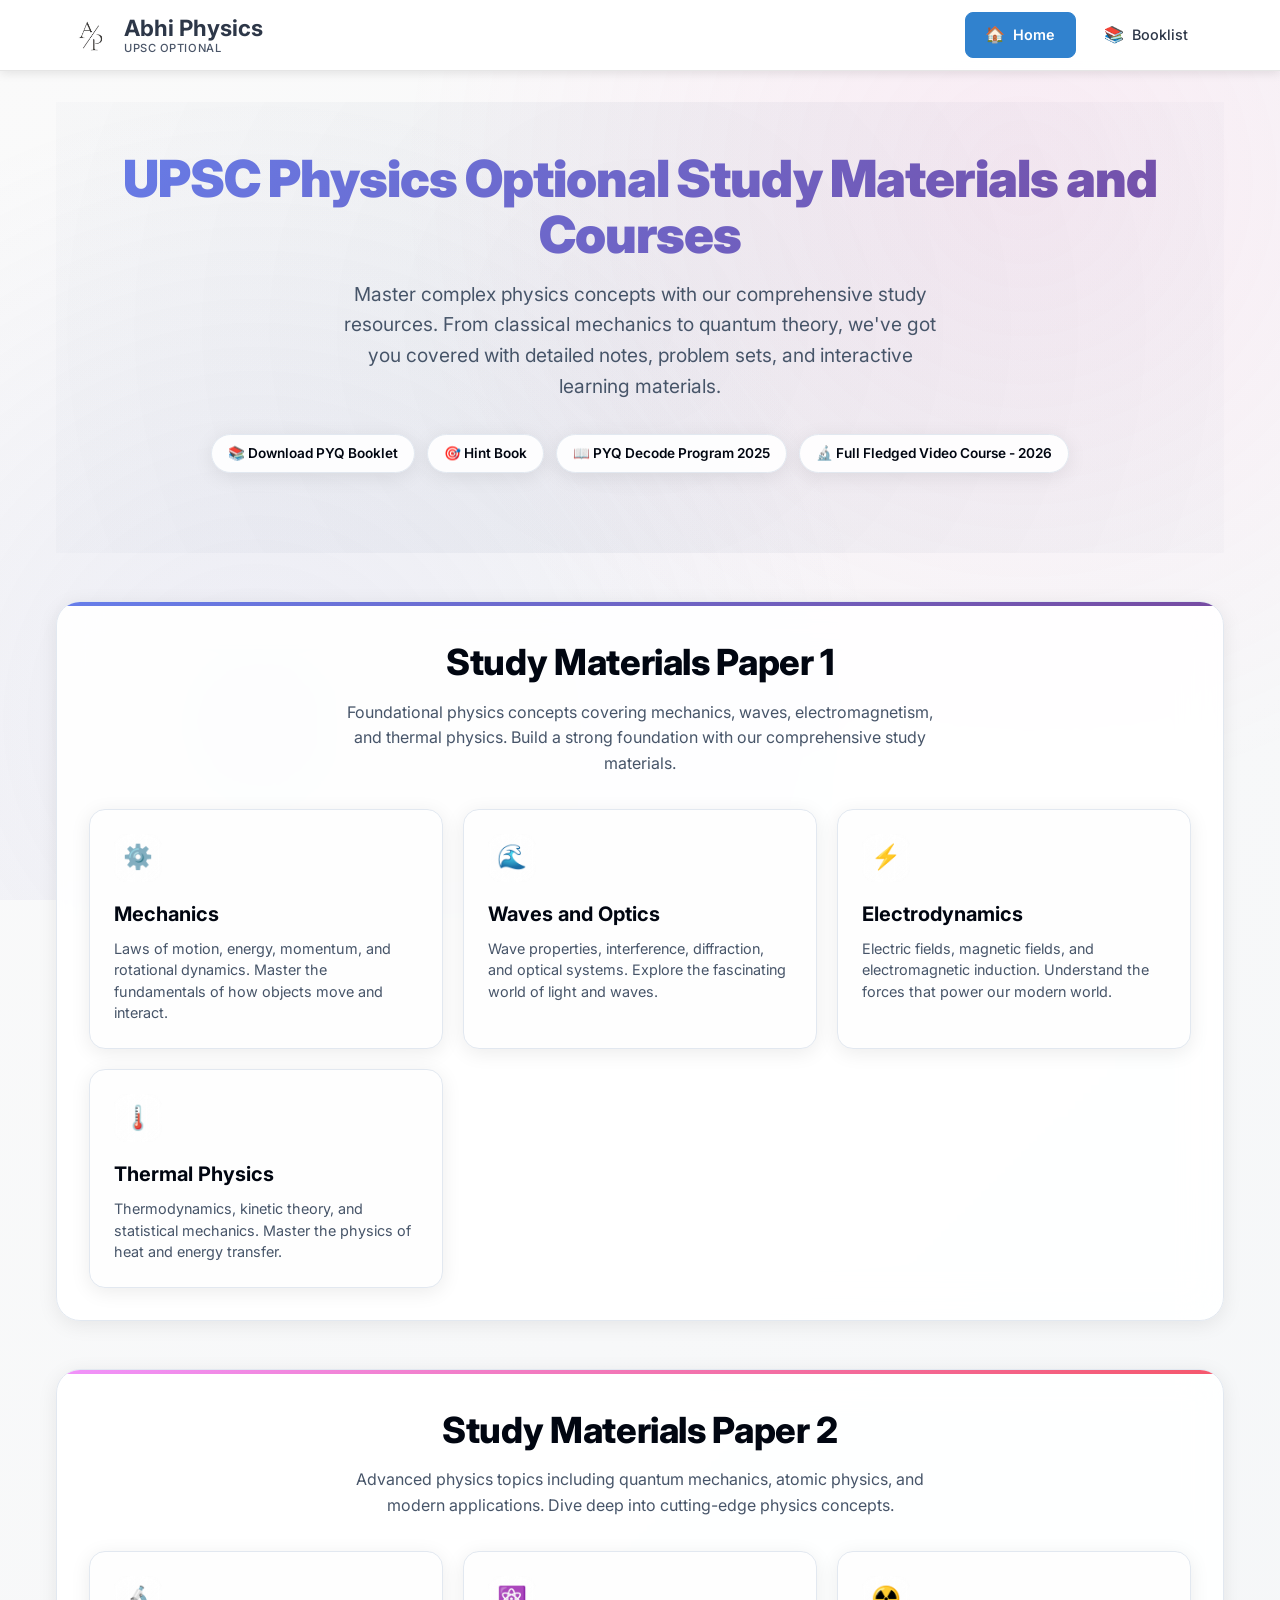
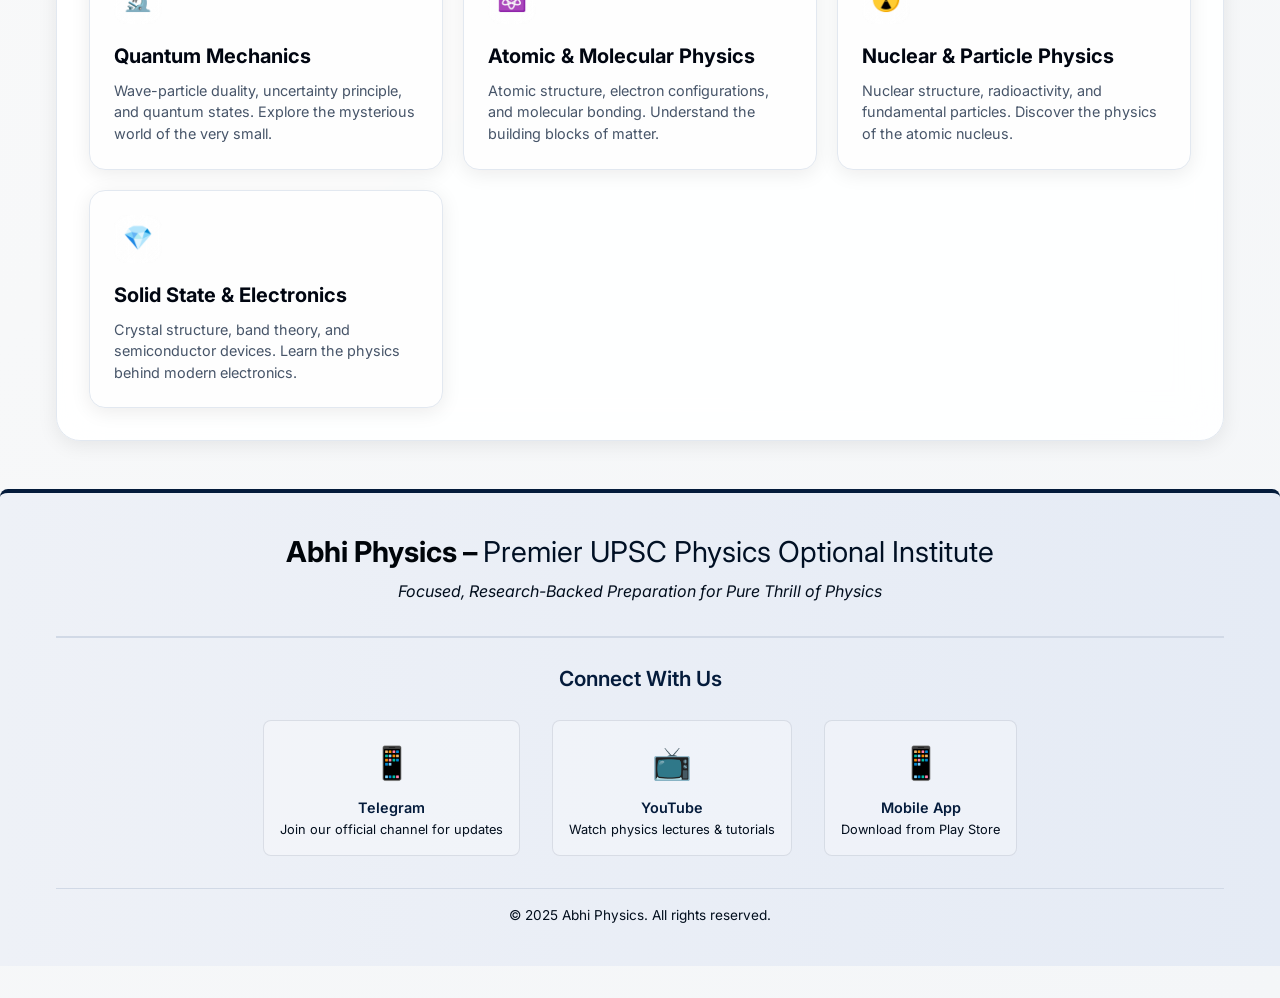
<file: index.html>
<!DOCTYPE html>
<html lang="en">
<head>
    <meta charset="UTF-8">
    <meta name="viewport" content="width=device-width, initial-scale=1.0">
    
    <!-- Primary SEO Meta Tags -->
    <title>UPSC CSE Physics Optional Exam | Abhi Physics</title>
    <meta name="title" content="Advanced Study Resources for Physics Optional UPSC CSE>
    <meta name="description" content="Comprehensive physics study materials covering mechanics, quantum mechanics, electrodynamics, thermal physics, and more. Free resources for advanced physics students.">
    <meta name="keywords" content="physics study materials, mechanics, quantum mechanics, electrodynamics, thermal physics, waves optics, atomic physics, nuclear physics, physics notes, physics problems, physics formulas, laws of motion, conservation of energy, conservation of momentum, applications to rotating frames, centripetal acceleration, Coriolis acceleration, motion under central force, conservation of angular momentum, Kepler's laws, fields and potentials, gravitational field, potential due to spherical bodies, Gauss equation, Poisson equation, gravitational self-energy, two-body problem, reduced mass, Rutherford scattering, centre of mass laboratory reference frame, system of particles, conservation theorems, elastic collisions, inelastic collisions, rigid body, degrees of freedom, Euler's theorem, angular velocity, angular momentum, moments of inertia, theorems of parallel and perpendicular axes, equation of motion for rotation, molecular rotations, diatomic molecules, tri-atomic molecules, processional motion, top, gyroscope, mechanics of continuous media, elasticity, Hooke's law, elastic constants, isotropic solids, inter-relation, streamline, laminar flow, viscosity, Poiseuille's equation, Bernoulli's equation, Stokes' law, applications, special relativity, Michelson-Morley experiment, implications, Lorentz transformations, length contraction, time dilation, addition of relativistic velocities, aberration, Doppler effect, mass-energy relation, simple applications to decay process, four-dimensional momentum vector, covariance of equations of physics, electrostatics, magnetostatics, Laplace equation, Poisson equation in electrostatics, energy of a system of charges, multiple expansion of scalar potential, method of images, potential due to a dipole, force and torque on a dipole, dielectrics, polarization, boundary-value problems, conducting and dielectric spheres, uniform electric field, magnetic shell, uniformly magnetized sphere, ferromagnetic materials, hysteresis, energy loss, current electricity, Kirchhoff's laws, Biot-Savart law, Ampere's law, Faraday's law, Lenz' law, self-inductances, mutual-inductances, mean and rms values in AC circuits, DC and AC circuits with R, L, and C components, series and parallel resonances, quality factor, principle of transformer, displacement current, Maxwell's equations, wave equations in vacuum, Pointing theorem, vector and scalar potentials, electromagnetic field tensor, covariance of Maxwell's equations, wave equations in isotropic dielectrics, reflection and refraction, Fresnel's relations, total internal reflection, normal and anomalous dispersion, Rayleigh scattering, black body radiation, Planck's radiation law, Stefan-Boltzmann law, Wien's displacement law, Rayleigh-Jeans' law, thermodynamics, reversible and irreversible processes, entropy, isothermal, adiabatic, isobaric, isochoric processes, entropy changes, Otto and Diesel engines, Gibbs' phase rule, chemical potential, van der Waals equation of state, critical constants, Maxwell-Boltzmann distribution, transport phenomena, equi-partition, virial theorems, Dulong-Petit, Einstein, and Debye's theories of specific heat of solids, Maxwell relations, Clausius-Clapeyron equation, adiabatic de-magnetisation, Joule-Kelvin effect, liquefaction of gases, statistical physics, macro and micro states, statistical distributions, Maxwell-Boltzmann, Bose-Einstein, Fermi-Dirac distributions, applications to specific heat of gases, black body radiation, concept of negative temperatures, wave-particle duality, Schrodinger equation, expectation values, uncertainty principle, one-dimensional Schrodinger equation, free particle, Gaussian wave-packet, particle in a box, particle in a finite well, linear harmonic oscillator, reflection and transmission by step potential, rectangular barrier, particle in a three-dimensional box, density of states, free electron theory of metals, angular momentum, Hydrogen atom, spin half particles, properties of Pauli spin matrices, Stern-Gerlach experiment, electron spin, fine structure of hydrogen atom, elementary ideas about Lamb shift, Zeeman effect, L-S coupling, J-J coupling, spectroscopic notation of atomic states, elementary theory of rotational, vibrational and electronic spectra of diatomic molecules, Frank Condon principle, Raman effect, molecular structure, Laser Raman spectroscopy, importance of neutral hydrogen atom, molecular hydrogen, molecular hydrogen ion in astronomy, fluorescence, phosphorescence, elementary theory and applications of NMR and EPR, basic nuclear properties, size, binding energy, angular momentum, parity, magnetic moment, semi-empirical mass formula, mass parabolas, ground state of deuteron, magnetic moment and non-central forces, meson theory of nuclear forces, shell model of the nucleus, violation of parity in beta decay, gamma decay, internal conversion, Mossbauer spectroscopy, Q-value of nuclear reactions, nuclear fission, fusion, energy production in stars, nuclear reactors, classification of elementary particles, conservation laws, quark structure of hadrons, field quanta of electro weak and strong interactions, elementary ideas about unification of forces, physics of neutrinos, crystalline and amorphous structure of matter, different crystal systems, space groups, methods of determination of crystal structure, X-ray diffraction, scanning and transmission electron microscopies, band theory of solids, conductors, insulators, semiconductors, thermal properties of solids, specific heat, Debye theory, magnetism, para and ferro magnetism, elements of superconductivity, Meissner effect, Josephson junctions, high-temperature superconductivity, intrinsic and extrinsic semiconductors, p-n and n-p-n transistors, amplifiers, oscillators, Op-amps, FET, JFET, MOSFET, digital electronics, Boolean identities, De Morgan's laws, logic gates, truth tables, simple logic circuits, thermostats, solar cells, fundamentals of microprocessors, digital computers">
    <meta name="author" content="Abhi Physics">
    <meta name="robots" content="index, follow">
    <link rel="canonical" href="https://abhiphysics.com/">
    
    <!-- Open Graph / Facebook -->
    <meta property="og:type" content="website">
    <meta property="og:url" content="https://abhiphysics.com/">
    <meta property="og:title" content="Physics Study Materials | Advanced Study Resources | PYQ Solution">
    <meta property="og:description" content="Comprehensive physics study materials covering mechanics, quantum mechanics, electrodynamics, and more. Free resources for advanced physics students.">
    <meta property="og:image" content="https://abhiphysics.com/physics-thumbnail.jpg">
    <meta property="og:site_name" content="Abhi Physics">
    
    <!-- Twitter -->
    <meta property="twitter:card" content="summary_large_image">
    <meta property="twitter:url" content="https://abhiphysics.com/">
    <meta property="twitter:title" content="Physics Study Materials | Advanced Study Resources">
    <meta property="twitter:description" content="Comprehensive physics study materials covering mechanics, quantum mechanics, electrodynamics, and more.">
    <meta property="twitter:image" content="https://abhiphysics.com/physics-thumbnail.jpg">
    
    <!-- Additional SEO Tags -->
    <meta name="theme-color" content="#6366f1">
    <meta name="msapplication-TileColor" content="#6366f1">
    <meta name="language" content="English">
    <meta name="revisit-after" content="7 days">
    <meta name="distribution" content="global">
    <meta name="rating" content="general">
    
    <!-- Structured Data -->
    <script type="application/ld+json">
    {
        "@context": "https://schema.org",
        "@type": "EducationalOrganization",
        "name": "ABHI PHYSICS | UPSC PHYSICS OPTIONAL",
        "description": "Comprehensive physics study materials for advanced students covering mechanics, quantum mechanics, electrodynamics, thermal physics, waves, optics, atomic physics, and nuclear physics",
        "url": "https://abhiphysics.com",
        "logo": "https://abhiphysics.com/logo.png",
        "courseMode": "online",
        "educationalLevel": "advanced",
        "subject": "Physics",
        "teaches": [
            "Mechanics",
            "Waves and Optics", 
            "Electrodynamics",
            "Thermal Physics",
            "Quantum Mechanics",
            "Atomic and Molecular Physics",
            "Nuclear and Particle Physics",
            "Solid State Physics"
        ],
        "availableLanguage": "en",
        "educationalCredentialAwarded": "Study Materials"
    }
    </script>
    
    <!-- Breadcrumb Structured Data -->
    <script type="application/ld+json">
    {
        "@context": "https://schema.org",
        "@type": "BreadcrumbList",
        "itemListElement": [
            {
                "@type": "ListItem",
                "position": 1,
                "name": "Home",
                "item": "https://abhiphysics.com/"
            }
        ]
    }
    </script>
    
    <!-- Preload Critical Resources -->
    <link rel="preload" href="https://fonts.googleapis.com/css2?family=Inter:wght@300;400;500;600;700;800;900&family=JetBrains+Mono:wght@400;500;600&display=swap" as="style">
    <link href="https://fonts.googleapis.com/css2?family=Inter:wght@300;400;500;600;700;800;900&family=JetBrains+Mono:wght@400;500;600&display=swap" rel="stylesheet">
    
    <!-- Corrected Favicon Links -->
    <link rel="icon" type="image/x-icon" href="/favicon.ico">
    <link rel="icon" type="image/png" sizes="16x16" href="/favicon-16x16.png">
    <link rel="icon" type="image/png" sizes="32x32" href="/favicon-32x32.png">
    <link rel="apple-touch-icon" sizes="180x180" href="/apple-touch-icon.png">
    <link rel="icon" type="image/png" sizes="192x192" href="/android-chrome-192x192.png">
    <link rel="icon" type="image/png" sizes="512x512" href="/android-chrome-512x512.png">

    <!-- Optional: Add manifest for PWA support -->
    <link rel="manifest" href="/site.webmanifest">
    
    <style>
        :root {
            --primary-blue: #3b82f6;
            --primary-purple: #8b5cf6;
            --primary-pink: #ec4899;
            --primary-cyan: #06b6d4;
            --primary-emerald: #10b981;
            --primary-orange: #f59e0b;
            --primary-red: #ef4444;
            
            --bg-primary: #fefefe;
            --bg-secondary: #f8fafc;
            --bg-tertiary: #f1f5f9;
            --bg-glass: rgba(255, 255, 255, 0.9);
            
            --text-primary: #010611;
            --text-secondary: #475569;
            --text-muted: #64748b;
            --text-white: #ffffff;
            
            --border-light: #e2e8f0;
            --border-medium: #cbd5e1;
            
            --shadow-glow: 0 0 30px rgba(59, 130, 246, 0.15);
            --shadow-card: 0 4px 20px rgba(0, 0, 0, 0.08);
            --shadow-hover: 0 8px 40px rgba(0, 0, 0, 0.12);
            
            --gradient-primary: linear-gradient(135deg, #667eea 0%, #764ba2 100%);
            --gradient-secondary: linear-gradient(135deg, #f093fb 0%, #f5576c 100%);
            --gradient-accent: linear-gradient(135deg, #4facfe 0%, #00f2fe 100%);
            --gradient-success: linear-gradient(135deg, #43e97b 0%, #38f9d7 100%);
            --gradient-warm: linear-gradient(135deg, #fa709a 0%, #fee140 100%);
            --gradient-cool: linear-gradient(135deg, #a8edea 0%, #fed6e3 100%);
            --gradient-neon: linear-gradient(135deg, #d299c2 0%, #fef9d7 100%);
            
            --border-radius: 16px;
            --border-radius-lg: 24px;
            --transition: all 0.3s cubic-bezier(0.4, 0, 0.2, 1);
            --transition-fast: all 0.15s ease-out;
        }

        * {
            margin: 0;
            padding: 0;
            box-sizing: border-box;
        }

        html {
            scroll-behavior: smooth;
        }

        body {
            font-family: 'Inter', -apple-system, BlinkMacSystemFont, 'Segoe UI', sans-serif;
            background: linear-gradient(135deg, #fafafa 0%, #f4f6f8 100%);
            line-height: 1.6;
            color: var(--text-primary);
            font-size: 16px;
            -webkit-font-smoothing: antialiased;
            -moz-osx-font-smoothing: grayscale;
            min-height: 100vh;
            position: relative;
        }

        body::before {
            content: '';
            position: fixed;
            top: 0;
            left: 0;
            width: 100%;
            height: 100%;
            background: 
                radial-gradient(circle at 20% 80%, rgba(120, 119, 198, 0.1) 0%, transparent 50%),
                radial-gradient(circle at 80% 20%, rgba(255, 119, 198, 0.1) 0%, transparent 50%);
            pointer-events: none;
            z-index: -1;
        }

        .container {
            max-width: 1200px;
            margin: 0 auto;
            padding: 0 1rem;
        }

        /* Floating particles animation */
        .floating-particles {
            position: fixed;
            top: 0;
            left: 0;
            width: 100%;
            height: 100%;
            pointer-events: none;
            z-index: -1;
        }

        .particle {
            position: absolute;
            width: 4px;
            height: 4px;
            background: linear-gradient(45deg, #3b82f6, #8b5cf6);
            border-radius: 50%;
            animation: float 6s ease-in-out infinite;
        }

        @keyframes float {
            0%, 100% { transform: translateY(0px) rotate(0deg); opacity: 0.4; }
            50% { transform: translateY(-20px) rotate(180deg); opacity: 0.8; }
        }

        /* Main Content */
        .main {
            padding: 2rem 0;
        }

        /* Hero Section */
        .hero {
            text-align: center;
            margin-bottom: 3rem;
            padding: 3rem 0;
            position: relative;
            overflow: hidden;
        }

        .hero::before {
            content: '';
            position: absolute;
            top: 50%;
            left: 50%;
            width: 200%;
            height: 200%;
            background: radial-gradient(circle, rgba(9, 39, 89, 0.05) 0%, transparent 70%);
            transform: translate(-50%, -50%);
            animation: pulse 4s ease-in-out infinite;
        }

        @keyframes pulse {
            0%, 100% { transform: translate(-50%, -50%) scale(1); }
            50% { transform: translate(-50%, -50%) scale(1.1); }
        }

        .hero-title {
            font-size: clamp(2rem, 4vw, 3.5rem);
            font-weight: 900;
            line-height: 1.1;
            margin-bottom: 1rem;
            background: var(--gradient-primary);
            -webkit-background-clip: text;
            -webkit-text-fill-color: transparent;
            background-clip: text;
            position: relative;
            z-index: 2;
            letter-spacing: -0.02em;
        }

        .hero-subtitle {
            font-size: clamp(1rem, 2vw, 1.2rem);
            color: var(--text-secondary);
            max-width: 600px;
            margin: 0 auto 2rem;
            line-height: 1.6;
            position: relative;
            z-index: 2;
        }

        .hero-badges {
            display: flex;
            justify-content: center;
            gap: 0.75rem;
            flex-wrap: wrap;
            margin-bottom: 2rem;
            position: relative;
            z-index: 2;
        }

        .badge {
            background: var(--bg-glass);
            backdrop-filter: blur(10px);
            border: 1px solid var(--border-light);
            padding: 0.5rem 1rem;
            border-radius: 50px;
            font-size: 0.85rem;
            font-weight: 600;
            transition: var(--transition);
            box-shadow: var(--shadow-card);
            position: relative;
            overflow: hidden;
        }

        .badge::before {
            content: '';
            position: absolute;
            top: 0;
            left: -100%;
            width: 100%;
            height: 100%;
            background: linear-gradient(90deg, transparent, rgba(255, 255, 255, 0.4), transparent);
            transition: left 0.5s;
        }

        .badge:hover::before {
            left: 100%;
        }

        .badge:hover {
            transform: translateY(-2px);
            box-shadow: var(--shadow-hover);
        }

        .badge a {
            color: var(--text-primary);
            text-decoration: none;
            font-weight: 600;
        }

        /* Study Materials Sections */
        .materials-section {
            margin-bottom: 3rem;
            background: var(--bg-glass);
            backdrop-filter: blur(20px);
            border-radius: var(--border-radius-lg);
            padding: 2rem;
            position: relative;
            overflow: hidden;
            border: 1px solid var(--border-light);
            box-shadow: var(--shadow-card);
        }

        .materials-section::before {
            content: '';
            position: absolute;
            top: 0;
            left: 0;
            right: 0;
            height: 4px;
            background: var(--gradient-primary);
        }

        .materials-section.paper-2::before {
            background: var(--gradient-secondary);
        }

        .section-header {
            text-align: center;
            margin-bottom: 2rem;
        }

        .section-title {
            font-size: clamp(1.75rem, 3vw, 2.25rem);
            font-weight: 800;
            color: var(--text-primary);
            margin-bottom: 0.5rem;
            letter-spacing: -0.01em;
        }

        .section-description {
            color: var(--text-secondary);
            font-size: 1rem;
            max-width: 600px;
            margin: 0 auto;
            line-height: 1.6;
        }

        .materials-grid {
            display: grid;
            grid-template-columns: repeat(auto-fit, minmax(280px, 1fr));
            gap: 1.25rem;
        }

        .material-card {
            background: var(--bg-primary);
            border: 1px solid var(--border-light);
            border-radius: var(--border-radius);
            padding: 1.5rem;
            text-decoration: none;
            transition: var(--transition);
            position: relative;
            overflow: hidden;
            display: flex;
            flex-direction: column;
            align-items: flex-start;
            text-align: left;
            box-shadow: var(--shadow-card);
            min-height: 180px;
        }

        .material-card::before {
            content: '';
            position: absolute;
            top: 0;
            left: 0;
            right: 0;
            bottom: 0;
            background: var(--gradient-primary);
            opacity: 0;
            transition: var(--transition);
        }

        .paper-2 .material-card:nth-child(1)::before { background: var(--gradient-secondary); }
        .paper-2 .material-card:nth-child(2)::before { background: var(--gradient-accent); }
        .paper-2 .material-card:nth-child(3)::before { background: var(--gradient-success); }
        .paper-2 .material-card:nth-child(4)::before { background: var(--gradient-warm); }

        .material-card:nth-child(1)::before { background: var(--gradient-primary); }
        .material-card:nth-child(2)::before { background: var(--gradient-cool); }
        .material-card:nth-child(3)::before { background: var(--gradient-neon); }
        .material-card:nth-child(4)::before { background: var(--gradient-warm); }

        .material-card:hover::before {
            opacity: 1;
        }

        .material-card:hover {
            transform: translateY(-5px) scale(1.02);
            box-shadow: var(--shadow-hover);
            border-color: transparent;
        }

        .material-card-content {
            position: relative;
            z-index: 2;
            transition: var(--transition);
            width: 100%;
        }

        .material-card:hover .material-card-content {
            color: var(--text-white);
        }

        .material-icon {
            width: 3rem;
            height: 3rem;
            margin-bottom: 1rem;
            background: linear-gradient(135deg, rgba(255, 255, 255, 0.2), rgba(255, 255, 255, 0.1));
            border-radius: 12px;
            display: flex;
            align-items: center;
            justify-content: center;
            font-size: 1.5rem;
            backdrop-filter: blur(10px);
            border: 1px solid rgba(255, 255, 255, 0.2);
            transition: var(--transition);
        }

        .material-card:hover .material-icon {
            background: rgba(255, 255, 255, 0.25);
            transform: scale(1.1);
        }

        .material-title {
            font-size: 1.25rem;
            font-weight: 700;
            color: var(--text-primary);
            margin-bottom: 0.5rem;
            transition: var(--transition);
        }

        .material-description {
            color: var(--text-secondary);
            font-size: 0.9rem;
            line-height: 1.5;
            transition: var(--transition);
            flex-grow: 1;
        }

        .material-card:hover .material-title,
        .material-card:hover .material-description {
            color: var(--text-white);
        }

        /* Responsive Design */
        @media (max-width: 768px) {
            .container {
                padding: 0 1rem;
            }

            .hero {
                padding: 2rem 0;
                margin-bottom: 2rem;
            }

            .materials-section {
                padding: 1.5rem;
                margin-bottom: 2rem;
            }

            .materials-grid {
                grid-template-columns: 1fr;
                gap: 1rem;
            }

            .material-card {
                min-height: 160px;
                padding: 1.25rem;
            }

            .hero-badges {
                gap: 0.5rem;
            }

            .badge {
                font-size: 0.8rem;
                padding: 0.4rem 0.8rem;
            }
        }

        @media (max-width: 480px) {
            .materials-section {
                padding: 1rem;
            }

            .material-card {
                padding: 1rem;
                min-height: 140px;
            }

            .material-icon {
                width: 2.5rem;
                height: 2.5rem;
                font-size: 1.25rem;
            }

            .material-title {
                font-size: 1.1rem;
            }

            .material-description {
                font-size: 0.85rem;
            }
        }

        /* Accessibility */
        @media (prefers-reduced-motion: reduce) {
            * {
                animation-duration: 0.01ms !important;
                animation-iteration-count: 1 !important;
                transition-duration: 0.01ms !important;
            }
        }

        /* Focus states */
        .material-card:focus {
            outline: 3px solid var(--primary-blue);
            outline-offset: 2px;
        }

        /* Loading animation */
        @keyframes shimmer {
            0% { background-position: -200px 0; }
            100% { background-position: calc(200px + 100%) 0; }
        }

        /* Entrance animations */
        .materials-section {
            animation: slideInUp 0.6s ease-out forwards;
            opacity: 0;
            transform: translateY(30px);
        }

        .materials-section:nth-child(2) { animation-delay: 0.1s; }
        .materials-section:nth-child(3) { animation-delay: 0.2s; }

        @keyframes slideInUp {
            to {
                opacity: 1;
                transform: translateY(0);
            }
        }

        /* Glowing border effect */
        .material-card {
            position: relative;
        }

        .material-card::after {
            content: '';
            position: absolute;
            top: 0;
            left: 0;
            right: 0;
            bottom: 0;
            border-radius: var(--border-radius);
            padding: 1px;
            background: linear-gradient(45deg, transparent, rgba(59, 130, 246, 0.3), transparent);
            mask: linear-gradient(#fff 0 0) content-box, linear-gradient(#fff 0 0);
            mask-composite: exclude;
            opacity: 0;
            transition: var(--transition);
        }

        .material-card:hover::after {
            opacity: 1;
        }
        .container {
            max-width: 1200px;
            margin: 0 auto;
            padding: 0 1rem;
        }

        .site-footer {
            background: linear-gradient(to right, #eef1f7, #e5ebf5);
            color: #00050a;
            padding: 2.5rem 1rem;
            text-align: center;
            border-top: 4px solid #041b3b;
            margin-top: 3rem;
            border-radius: 8px 8px 0 0;
        }

        .site-footer .site-title {
            font-size: 1.8rem;
            font-weight: 700;
            margin: 0;
            line-height: 1.3;
            margin-bottom: 0.5rem;
        }

        .site-footer .site-title span {
            font-weight: 400;
            color: #011024;
        }

        .site-footer .site-tagline {
            font-size: 1rem;
            margin-top: 0.5rem;
            margin-bottom: 2rem;
            color: #020e1d;
            font-style: italic;
        }

        .contact-section {
            margin-top: 2rem;
            padding-top: 1.5rem;
            border-top: 2px solid #d1d9e6;
        }

        .contact-title {
            font-size: 1.3rem;
            font-weight: 600;
            color: #041b3b;
            margin-bottom: 1.5rem;
        }

        .contact-links {
            display: flex;
            justify-content: center;
            gap: 2rem;
            flex-wrap: wrap;
            align-items: center;
        }

        .contact-item {
            display: flex;
            flex-direction: column;
            align-items: center;
            text-decoration: none;
            color: #00050a;
            padding: 1rem;
            border-radius: 8px;
            background: rgba(255, 255, 255, 0.3);
            border: 1px solid rgba(4, 27, 59, 0.1);
            transition: all 0.3s ease;
            min-width: 120px;
        }

        .contact-item:hover {
            transform: translateY(-2px);
            background: rgba(255, 255, 255, 0.5);
            border-color: #041b3b;
            box-shadow: 0 4px 12px rgba(4, 27, 59, 0.15);
        }

        .contact-icon {
            font-size: 2rem;
            margin-bottom: 0.5rem;
            color: #041b3b;
        }

        .contact-label {
            font-weight: 600;
            font-size: 0.9rem;
            color: #041b3b;
            margin-bottom: 0.2rem;
        }

        .contact-desc {
            font-size: 0.8rem;
            color: #020e1d;
            text-align: center;
            line-height: 1.3;
        }

        .footer-bottom {
            margin-top: 2rem;
            padding-top: 1rem;
            border-top: 1px solid #d1d9e6;
            font-size: 0.85rem;
            color: #020e1d;
        }

        @media (max-width: 768px) {
            .site-footer .site-title {
                font-size: 1.4rem;
            }

            .site-footer .site-tagline {
                font-size: 0.9rem;
            }

            .contact-links {
                gap: 1rem;
            }

            .contact-item {
                min-width: 100px;
                padding: 0.8rem;
            }

            .contact-title {
                font-size: 1.1rem;
            }
        }

        @media (max-width: 500px) {
            .contact-links {
                flex-direction: column;
                gap: 1rem;
            }

            .contact-item {
                width: 100%;
                max-width: 250px;
            }
        }
        /* Custom Logo of Abhi Physics */
        .logo-icon {
            background: transparent !important; /* Remove any background color */
        }

        .logo-icon img {
            width: 100%;
            height: 100%;
            object-fit: contain;
            border-radius: 4px;
        }
    </style>

    <!-- Your other head content -->
    <link rel="stylesheet" href="assets/css/header.css">
</head>

<body>


    <header class="header">
        <nav class="nav-container">
            <!-- Logo -->
            <a href="https://www.abhiphysics.com" class="logo">
                <div class="logo-icon">
                    <img src="/logo.png" alt="Abhi Physics Logo" />
                </div>
                <div class="logo-text">
                    <span class="logo-main">Abhi Physics</span>
                    <span class="logo-sub">UPSC Optional</span>
                </div>
            </a>

            <!-- Navigation Menu -->
            <ul class="nav-menu" id="navMenu">
                <li class="nav-item">
                    <a href="https://www.abhiphysics.com" class="nav-link home-btn">
                        <span class="nav-icon">🏠</span>
                        <span>Home</span>
                    </a>
                </li>
                <li class="nav-item">
                    <a href="https://www.abhiphysics.com/assets/pdfs/booklist.pdf" class="nav-link" target="_blank">
                        <span class="nav-icon">📚</span>
                        <span>Booklist</span>
                    </a>
                </li>
            </ul>

            <!-- Mobile Toggle -->
            <button class="mobile-toggle" id="mobileToggle">
                <span class="toggle-line"></span>
                <span class="toggle-line"></span>
                <span class="toggle-line"></span>
            </button>
        </nav>
    </header>

    <!-- Main Content -->
    <main class="main" role="main">

        <div class="container">
            
            <!-- Hero Section -->
            <section class="hero">
                <h1 class="hero-title">UPSC Physics Optional Study Materials and Courses</h1>
                <p class="hero-subtitle">
                    Master complex physics concepts with our comprehensive study resources. 
                    From classical mechanics to quantum theory, we've got you covered with detailed notes, problem sets, and interactive learning materials.
                </p>
                <div class="hero-badges" role="list" aria-label="Course features">
                    <span class="badge" role="listitem">
                        📚 <a href="assets/pdfs/upsc-cse-physics-simulators-2023-abhi-physics.pdf" target="_blank">Download PYQ Booklet</a>
                    </span>
                    <span class="badge" role="listitem">
                        🎯 <a href="assets/pdfs/hint-book-paper-1-upsc-physics-optional-abhi-physics.pdf" target="_blank">Hint Book</a>
                    </span>
                    <span class="badge" role="listitem">
                        📖 <a href="pyq-decode-2025-upsc-physics-optional.html" target="_blank">PYQ Decode Program 2025</a> 
                    </span>                    
                    <span class="badge" role="listitem">
                        🔬 <a href="ffc-2026-upsc-physics-optional.html" target="_blank">Full Fledged Video Course - 2026</a> 
                    </span>
                </div>
            </section>

            <!-- Paper 1 Section -->
            <section class="materials-section paper-1" id="paper1" aria-labelledby="paper1-title">
                <div class="section-header">
                    <h2 class="section-title" id="paper1-title">Study Materials Paper 1</h2>
                    <p class="section-description">
                        Foundational physics concepts covering mechanics, waves, electromagnetism, and thermal physics. Build a strong foundation with our comprehensive study materials.
                    </p>
                </div>
                <div class="materials-grid" role="list" aria-label="Paper 1 subjects">
                    
                    <a href="/mechanics/" class="material-card" aria-label="Study Mechanics - Laws of motion, energy, and momentum" role="listitem">
                        <div class="material-card-content">
                            <div class="material-icon" aria-hidden="true">⚙️</div>
                            <h3 class="material-title">Mechanics</h3>
                            <p class="material-description">Laws of motion, energy, momentum, and rotational dynamics. Master the fundamentals of how objects move and interact.</p>
                        </div>
                    </a>
                    
                    <a href="/waves-and-optics/" class="material-card" aria-label="Study Waves and Optics - Wave properties and optical phenomena" role="listitem">
                        <div class="material-card-content">
                            <div class="material-icon" aria-hidden="true">🌊</div>
                            <h3 class="material-title">Waves and Optics</h3>
                            <p class="material-description">Wave properties, interference, diffraction, and optical systems. Explore the fascinating world of light and waves.</p>
                        </div>
                    </a>
                    
                    <a href="/electrodynamics/" class="material-card" aria-label="Study Electrodynamics - Electric and magnetic fields" role="listitem">
                        <div class="material-card-content">
                            <div class="material-icon" aria-hidden="true">⚡</div>
                            <h3 class="material-title">Electrodynamics</h3>
                            <p class="material-description">Electric fields, magnetic fields, and electromagnetic induction. Understand the forces that power our modern world.</p>
                        </div>
                    </a>
                    
                    <a href="/thermal-physics/" class="material-card" aria-label="Study Thermal Physics - Heat, temperature, and thermodynamics" role="listitem">
                        <div class="material-card-content">
                            <div class="material-icon" aria-hidden="true">🌡️</div>
                            <h3 class="material-title">Thermal Physics</h3>
                            <p class="material-description">Thermodynamics, kinetic theory, and statistical mechanics. Master the physics of heat and energy transfer.</p>
                        </div>
                    </a>
                    
                </div>
            </section>

            <!-- Paper 2 Section -->
            <section class="materials-section paper-2" id="paper2" aria-labelledby="paper2-title">
                <div class="section-header">
                    <h2 class="section-title" id="paper2-title">Study Materials Paper 2</h2>
                    <p class="section-description">
                        Advanced physics topics including quantum mechanics, atomic physics, and modern applications. Dive deep into cutting-edge physics concepts.
                    </p>
                </div>
                <div class="materials-grid" role="list" aria-label="Paper 2 subjects">
                    
                    <a href="/quantum-mechanics/" class="material-card" aria-label="Study Quantum Mechanics - Wave-particle duality and quantum theory" role="listitem">
                        <div class="material-card-content">
                            <div class="material-icon" aria-hidden="true">🔬</div>
                            <h3 class="material-title">Quantum Mechanics</h3>
                            <p class="material-description">Wave-particle duality, uncertainty principle, and quantum states. Explore the mysterious world of the very small.</p>
                        </div>
                    </a>
                    
                    <a href="/atomic-molecular-physics/" class="material-card" aria-label="Study Atomic and Molecular Physics - Atomic structure and bonding" role="listitem">
                        <div class="material-card-content">
                            <div class="material-icon" aria-hidden="true">⚛️</div>
                            <h3 class="material-title">Atomic & Molecular Physics</h3>
                            <p class="material-description">Atomic structure, electron configurations, and molecular bonding. Understand the building blocks of matter.</p>
                        </div>
                    </a>
                    
                    <a href="/nuclear-particle-physics/" class="material-card" aria-label="Study Nuclear and Particle Physics - Nuclear reactions and particles" role="listitem">
                        <div class="material-card-content">
                            <div class="material-icon" aria-hidden="true">☢️</div>
                            <h3 class="material-title">Nuclear & Particle Physics</h3>
                            <p class="material-description">Nuclear structure, radioactivity, and fundamental particles. Discover the physics of the atomic nucleus.</p>
                        </div>
                    </a>
                    
                    <a href="/solid-state-physics/" class="material-card" aria-label="Study Solid State Physics - Crystal structure and electronic devices" role="listitem">
                        <div class="material-card-content">
                            <div class="material-icon" aria-hidden="true">💎</div>
                            <h3 class="material-title">Solid State & Electronics</h3>
                            <p class="material-description">Crystal structure, band theory, and semiconductor devices. Learn the physics behind modern electronics.</p>
                        </div>
                    </a>
                    
                </div>
            </section>

        </div>

    <footer class="site-footer">
        <div class="container">
            <h1 class="site-title">Abhi Physics – <span>Premier UPSC Physics Optional Institute</span></h1>
            <p class="site-tagline">Focused, Research-Backed Preparation for Pure Thrill of Physics</p>
            
            <div class="contact-section">
                <h2 class="contact-title">Connect With Us</h2>
                <div class="contact-links">
                    <a href="https://t.me/physicsupsc_official" class="contact-item" target="_blank" rel="noopener">
                        <div class="contact-icon">📱</div>
                        <div class="contact-label">Telegram</div>
                        <div class="contact-desc">Join our official channel for updates</div>
                    </a>
                    
                    <a href="https://www.youtube.com/@abhisphysics" class="contact-item" target="_blank" rel="noopener">
                        <div class="contact-icon">📺</div>
                        <div class="contact-label">YouTube</div>
                        <div class="contact-desc">Watch physics lectures & tutorials</div>
                    </a>
                    
                    <a href="https://play.google.com/store/apps/details?id=co.diy.dgkuc&pcampaignid=web_share" class="contact-item" target="_blank" rel="noopener">
                        <div class="contact-icon">📱</div>
                        <div class="contact-label">Mobile App</div>
                        <div class="contact-desc">Download from Play Store</div>
                    </a>
                </div>
            </div>
            
            <div class="footer-bottom">
                <p>&copy; 2025 Abhi Physics. All rights reserved.</p>
            </div>
        </div>
    </footer>
    </main>

    
    <!-- JavaScript for mobile toggle -->
    <script>
        document.addEventListener('DOMContentLoaded', function() {
            const mobileToggle = document.querySelector('.header .mobile-toggle');
            const navMenu = document.querySelector('.header .nav-menu');
            
            if (mobileToggle && navMenu) {
                mobileToggle.addEventListener('click', function() {
                    mobileToggle.classList.toggle('active');
                    navMenu.classList.toggle('active');
                });

                const navLinks = document.querySelectorAll('.header .nav-link');
                navLinks.forEach(function(link) {
                    link.addEventListener('click', function() {
                        mobileToggle.classList.remove('active');
                        navMenu.classList.remove('active');
                    });
                });

                document.addEventListener('click', function(event) {
                    const isClickInsideHeader = event.target.closest('.header');
                    if (!isClickInsideHeader) {
                        mobileToggle.classList.remove('active');
                        navMenu.classList.remove('active');
                    }
                });
            }
        });
    </script>

</body>
</html>
</file>
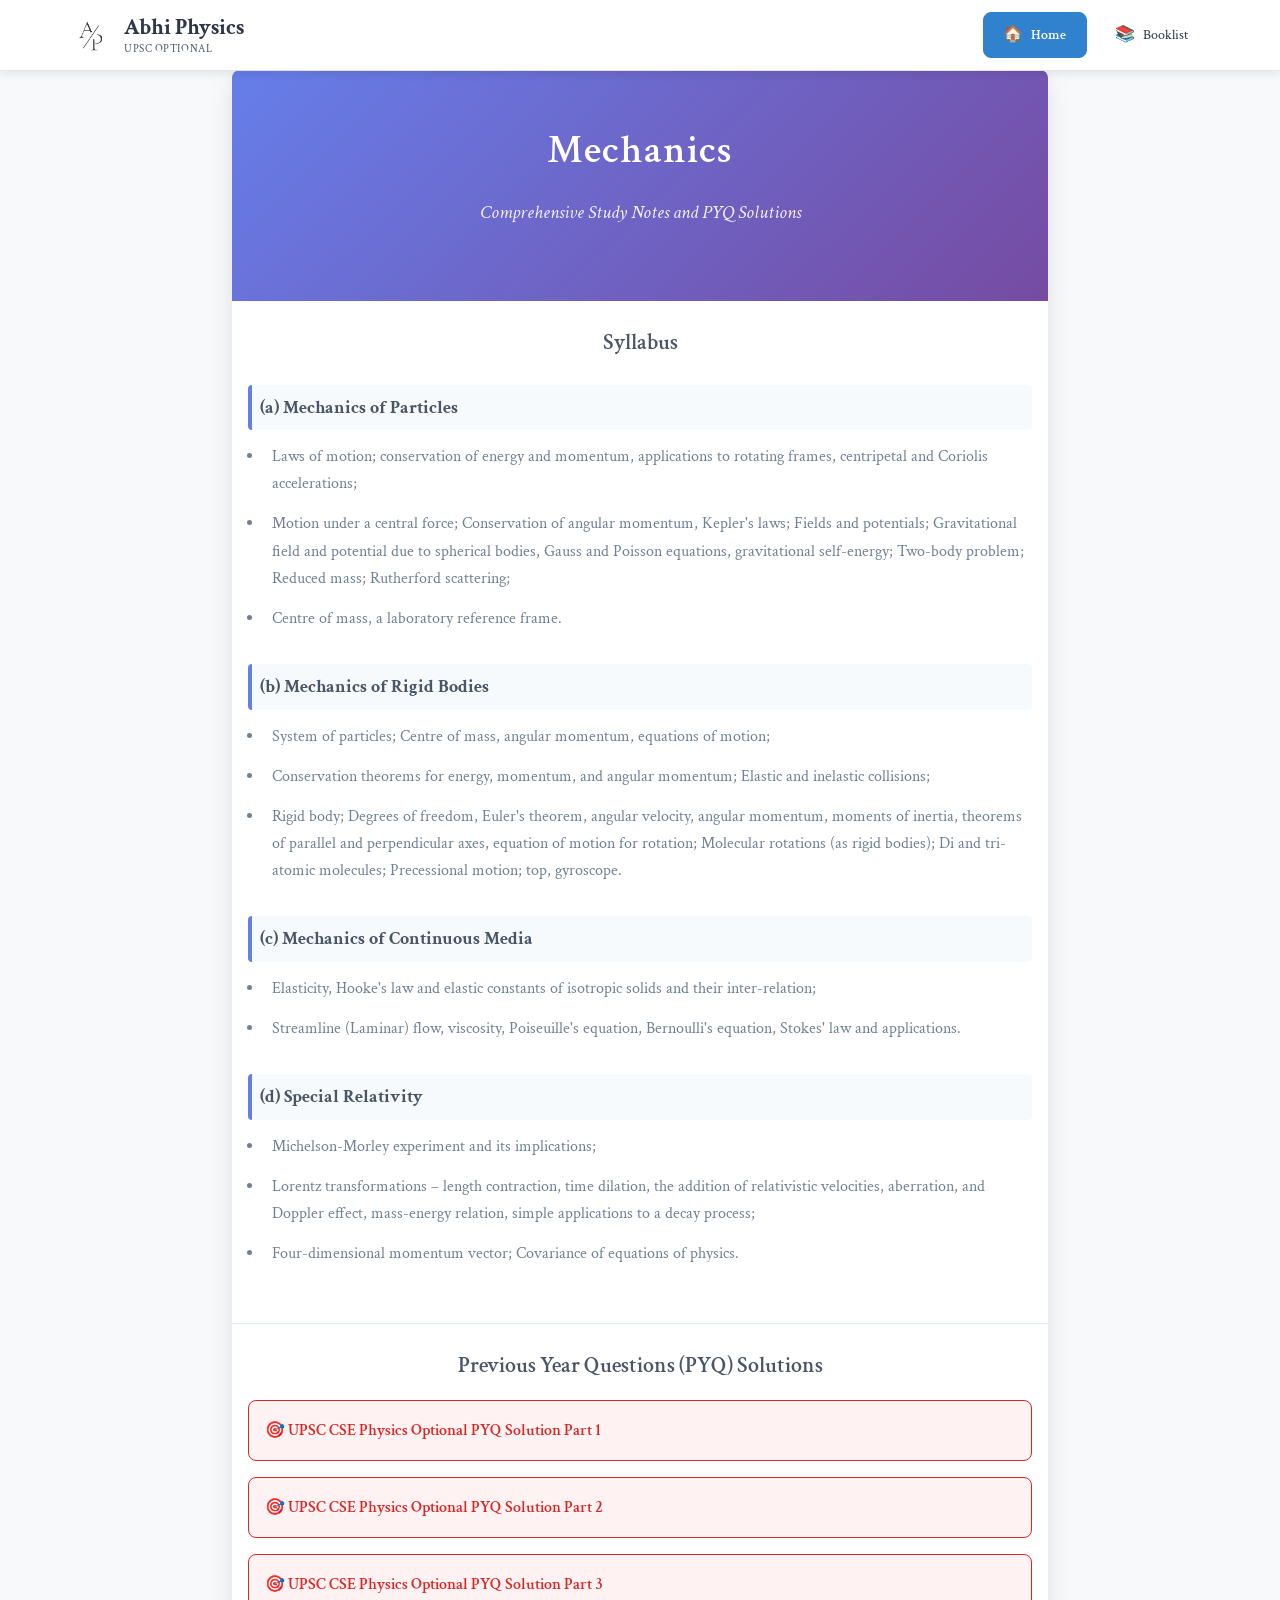
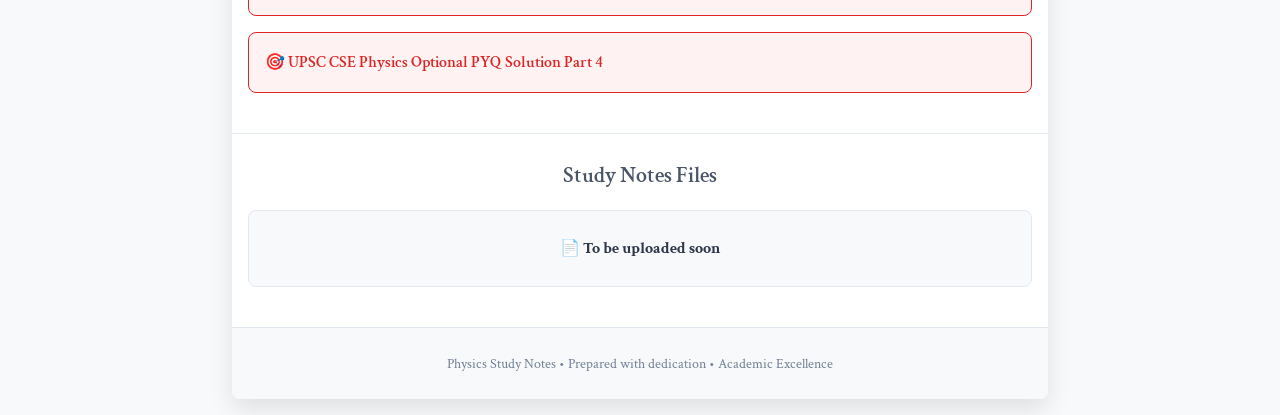
<file: mechanics/index.html>
<!DOCTYPE html>
<html lang="en">
<head>
    <meta charset="UTF-8">
    <meta name="viewport" content="width=device-width, initial-scale=1.0">
    <title>Physics Notes</title>
    <style>
        @import url('https://fonts.googleapis.com/css2?family=Crimson+Text:ital,wght@0,400;0,600;1,400&display=swap');
        
        * {
            margin: 0;
            padding: 0;
            box-sizing: border-box;
        }
        
        body {
            font-family: 'Crimson Text', serif;
            background: #f8f9fa;
            padding: 1rem;
            color: #2d3748;
            line-height: 1.6;
        }
        
        .container {
            max-width: 8.5in;
            margin: 0 auto;
            background: white;
            box-shadow: 0 10px 25px rgba(0,0,0,0.1);
            border-radius: 8px;
            overflow: hidden;
        }
        
        .cover {
            text-align: center;
            padding: 3rem 2rem;
            background: linear-gradient(135deg, #667eea 0%, #764ba2 100%);
            color: white;
        }
        
        .subject {
            font-size: 2.5rem;
            font-weight: 600;
            margin-bottom: 1rem;
            letter-spacing: 1px;
        }
        
        .title {
            font-size: 1.2rem;
            font-style: italic;
            opacity: 0.9;
            margin-bottom: 1.5rem;
        }
        
        .details {
            display: grid;
            grid-template-columns: 1fr;
            gap: 1rem;
            margin-top: 2rem;
            padding-top: 1.5rem;
            border-top: 1px solid rgba(255,255,255,0.3);
            font-size: 1rem;
        }
        
        .info-section {
            padding: 1.5rem 1rem;
            border-bottom: 1px solid #e2e8f0;
        }
        
        .info-title {
            font-size: 1.4rem;
            font-weight: 600;
            color: #4a5568;
            margin-bottom: 1rem;
            text-align: center;
        }
        
        .info-content {
            line-height: 1.7;
            color: #718096;
        }
        
        .syllabus-section {
            margin-bottom: 2rem;
        }
        
        .syllabus-section h3 {
            color: #4a5568;
            margin: 1.5rem 0 0.8rem 0;
            font-size: 1.1rem;
            padding: 0.5rem;
            background: #f7fafc;
            border-left: 4px solid #667eea;
            border-radius: 4px;
        }
        
        .syllabus-section ul {
            margin-left: 1rem;
            margin-right: 0.5rem;
        }
        
        .syllabus-section li {
            margin-bottom: 0.8rem;
            padding-left: 0.5rem;
            position: relative;
        }
        
        .syllabus-section li::before {
            content: "";
        }
        
        .pyq-link, .notes-link {
            border: 1px solid #dc2626;
            border-radius: 8px;
            padding: 1rem;
            margin-bottom: 1rem;
            background: #fef2f2;
            display: block;
            text-decoration: none;
            transition: all 0.3s ease;
        }
        
        .pyq-link:hover, .notes-link:hover {
            background: #fee2e2;
            transform: translateY(-2px);
            box-shadow: 0 4px 8px rgba(220, 38, 38, 0.1);
        }
        
        .pyq-link h4, .notes-link h4 {
            color: #dc2626;
            margin: 0;
            font-size: 1rem;
            font-weight: 600;
        }
        
        .notes-placeholder {
            border: 1px solid #e2e8f0;
            border-radius: 8px;
            padding: 1.5rem;
            margin-bottom: 1rem;
            background: #f8f9fa;
            text-align: center;
        }
        
        .notes-placeholder h4 {
            color: #2d3748;
            margin: 0;
            font-size: 1rem;
        }
        
        .footer {
            text-align: center;
            padding: 1.5rem 1rem;
            background: #f8f9fa;
            font-size: 0.9rem;
            color: #718096;
        }
        
        /* Enhanced Mobile Styles */
        @media (max-width: 768px) {
            body {
                padding: 0.5rem;
            }
            
            .container {
                border-radius: 4px;
            }
            
            .cover {
                padding: 2rem 1rem;
            }
            
            .subject {
                font-size: 2rem;
                letter-spacing: 0.5px;
            }
            
            .title {
                font-size: 1.1rem;
            }
            
            .info-section {
                padding: 1rem 0.8rem;
            }
            
            .info-title {
                font-size: 1.2rem;
            }
            
            .syllabus-section h3 {
                font-size: 1rem;
                padding: 0.4rem;
            }
            
            .syllabus-section ul {
                margin-left: 0.5rem;
            }
            
            .syllabus-section li {
                font-size: 0.95rem;
                padding-left: 0.3rem;
            }
            
            .pyq-link, .notes-link {
                padding: 0.8rem;
            }
            
            .pyq-link h4, .notes-link h4 {
                font-size: 0.95rem;
            }
        }
        
        @media (max-width: 480px) {
            body {
                padding: 0.3rem;
            }
            
            .cover {
                padding: 1.5rem 0.8rem;
            }
            
            .subject {
                font-size: 1.8rem;
            }
            
            .title {
                font-size: 1rem;
            }
            
            .info-section {
                padding: 0.8rem 0.6rem;
            }
            
            .info-title {
                font-size: 1.1rem;
            }
            
            .syllabus-section h3 {
                font-size: 0.95rem;
                padding: 0.3rem;
            }
            
            .syllabus-section li {
                font-size: 0.9rem;
            }
            
            .pyq-link, .notes-link {
                padding: 0.6rem;
            }
            
            .pyq-link h4, .notes-link h4 {
                font-size: 0.9rem;
            }
            
            .footer {
                padding: 1rem 0.5rem;
                font-size: 0.8rem;
            }
        }
        
        /* Print styles */
        @media print {
            body {
                background: white;
                padding: 0;
            }
            
            .container {
                box-shadow: none;
                border-radius: 0;
                max-width: none;
            }
        }
        
        /* Accessibility improvements */
        @media (prefers-reduced-motion: reduce) {
            .pyq-link, .notes-link {
                transition: none;
            }
            
            .pyq-link:hover, .notes-link:hover {
                transform: none;
            }
        }
        
        /* High contrast mode support */
        @media (prefers-contrast: high) {
            .cover {
                background: #000;
                color: #fff;
            }
            
            .pyq-link, .notes-link {
                border-width: 2px;
            }
        }

    /* Custom Logo of Abhi Physics */
    .logo-icon {
        background: transparent !important; /* Remove any background color */
    }

    .logo-icon img {
        width: 100%;
        height: 100%;
        object-fit: contain;
        border-radius: 4px;
    }
    </style>


  <link rel="stylesheet" href="header.css">

</head>
    <header class="header">
        <nav class="nav-container">
            <!-- Logo -->
            <a href="https://www.abhiphysics.com" class="logo">
                <div class="logo-icon">
                    <img src="/logo.png" alt="Abhi Physics Logo" />
                </div>
                <div class="logo-text">
                    <span class="logo-main">Abhi Physics</span>
                    <span class="logo-sub">UPSC Optional</span>
                </div>
            </a>

            <!-- Navigation Menu -->
            <ul class="nav-menu" id="navMenu">
                <li class="nav-item">
                    <a href="https://www.abhiphysics.com" class="nav-link home-btn">
                        <span class="nav-icon">🏠</span>
                        <span>Home</span>
                    </a>
                </li>
                <li class="nav-item">
                    <a href="https://www.abhiphysics.com/assets/pdfs/booklist.pdf" class="nav-link" target="_blank">
                        <span class="nav-icon">📚</span>
                        <span>Booklist</span>
                    </a>
                </li>
            </ul>

            <!-- Mobile Toggle -->
            <button class="mobile-toggle" id="mobileToggle">
                <span class="toggle-line"></span>
                <span class="toggle-line"></span>
                <span class="toggle-line"></span>
            </button>
        </nav>
    </header>
<body>
    <div class="container">
        <!-- Cover Page -->
        <div class="cover">
            <h1 class="subject">Mechanics</h1>
            <p class="title">Comprehensive Study Notes and PYQ Solutions</p>
        </div>
        
        <!-- Syllabus -->
        <div class="info-section">
            <h2 class="info-title">Syllabus</h2>
            <div class="info-content">
                <div class="syllabus-section">
                    <h3>(a) Mechanics of Particles</h3>
                    <ul>
                        <li>Laws of motion; conservation of energy and momentum, applications to rotating frames, centripetal and Coriolis accelerations;</li>
                        <li>Motion under a central force; Conservation of angular momentum, Kepler's laws; Fields and potentials; Gravitational field and potential due to spherical bodies, Gauss and Poisson equations, gravitational self-energy; Two-body problem; Reduced mass; Rutherford scattering;</li>
                        <li>Centre of mass, a laboratory reference frame.</li>
                    </ul>
                </div>
                
                <div class="syllabus-section">
                    <h3>(b) Mechanics of Rigid Bodies</h3>
                    <ul>
                        <li>System of particles; Centre of mass, angular momentum, equations of motion;</li>
                        <li>Conservation theorems for energy, momentum, and angular momentum; Elastic and inelastic collisions;</li>
                        <li>Rigid body; Degrees of freedom, Euler's theorem, angular velocity, angular momentum, moments of inertia, theorems of parallel and perpendicular axes, equation of motion for rotation; Molecular rotations (as rigid bodies); Di and tri-atomic molecules; Precessional motion; top, gyroscope.</li>
                    </ul>
                </div>
                
                <div class="syllabus-section">
                    <h3>(c) Mechanics of Continuous Media</h3>
                    <ul>
                        <li>Elasticity, Hooke's law and elastic constants of isotropic solids and their inter-relation;</li>
                        <li>Streamline (Laminar) flow, viscosity, Poiseuille's equation, Bernoulli's equation, Stokes' law and applications.</li>
                    </ul>
                </div>
                
                <div class="syllabus-section">
                    <h3>(d) Special Relativity</h3>
                    <ul>
                        <li>Michelson-Morley experiment and its implications;</li>
                        <li>Lorentz transformations – length contraction, time dilation, the addition of relativistic velocities, aberration, and Doppler effect, mass-energy relation, simple applications to a decay process;</li>
                        <li>Four-dimensional momentum vector; Covariance of equations of physics.</li>
                    </ul>
                </div>
            </div>
        </div>
        
        <!-- PYQ Solutions Section -->
        <div class="info-section">
            <h2 class="info-title">Previous Year Questions (PYQ) Solutions</h2>
            <div class="info-content">
                <a href="/mechanics/pyqs/Mechanics_01-10.pdf" target="_blank" class="pyq-link">
                    <h4>🎯 UPSC CSE Physics Optional PYQ Solution Part 1</h4>
                </a>
                
                <a href="/mechanics/pyqs/Mechanics_11-20.pdf" target="_blank" class="pyq-link">
                    <h4>🎯 UPSC CSE Physics Optional PYQ Solution Part 2</h4>
                </a>
                
                <a href="/mechanics/pyqs/Mechanics_21-30.pdf" target="_blank" class="pyq-link">
                    <h4>🎯 UPSC CSE Physics Optional PYQ Solution Part 3</h4>
                </a>

                <a href="/mechanics/pyqs/Mechanics_31-40.pdf" target="_blank" class="pyq-link">
                    <h4>🎯 UPSC CSE Physics Optional PYQ Solution Part 4</h4>
                </a>
            </div>
        </div>

        <!-- Notes Files Section -->
        <div class="info-section">
            <h2 class="info-title">Study Notes Files</h2>
            <div class="info-content">
                <div class="notes-placeholder">
                    <h4>📄 To be uploaded soon</h4>
                </div>
            </div>
        </div>
        
        <div class="footer">
            <p>Physics Study Notes • Prepared with dedication • Academic Excellence</p>
        </div>
    </div>
    <!-- JavaScript for mobile toggle -->
    <script>
        document.addEventListener('DOMContentLoaded', function() {
            const mobileToggle = document.querySelector('.header .mobile-toggle');
            const navMenu = document.querySelector('.header .nav-menu');
            
            if (mobileToggle && navMenu) {
                mobileToggle.addEventListener('click', function() {
                    mobileToggle.classList.toggle('active');
                    navMenu.classList.toggle('active');
                });

                const navLinks = document.querySelectorAll('.header .nav-link');
                navLinks.forEach(function(link) {
                    link.addEventListener('click', function() {
                        mobileToggle.classList.remove('active');
                        navMenu.classList.remove('active');
                    });
                });

                document.addEventListener('click', function(event) {
                    const isClickInsideHeader = event.target.closest('.header');
                    if (!isClickInsideHeader) {
                        mobileToggle.classList.remove('active');
                        navMenu.classList.remove('active');
                    }
                });
            }
        });
    </script>
</body>
</html>
</file>
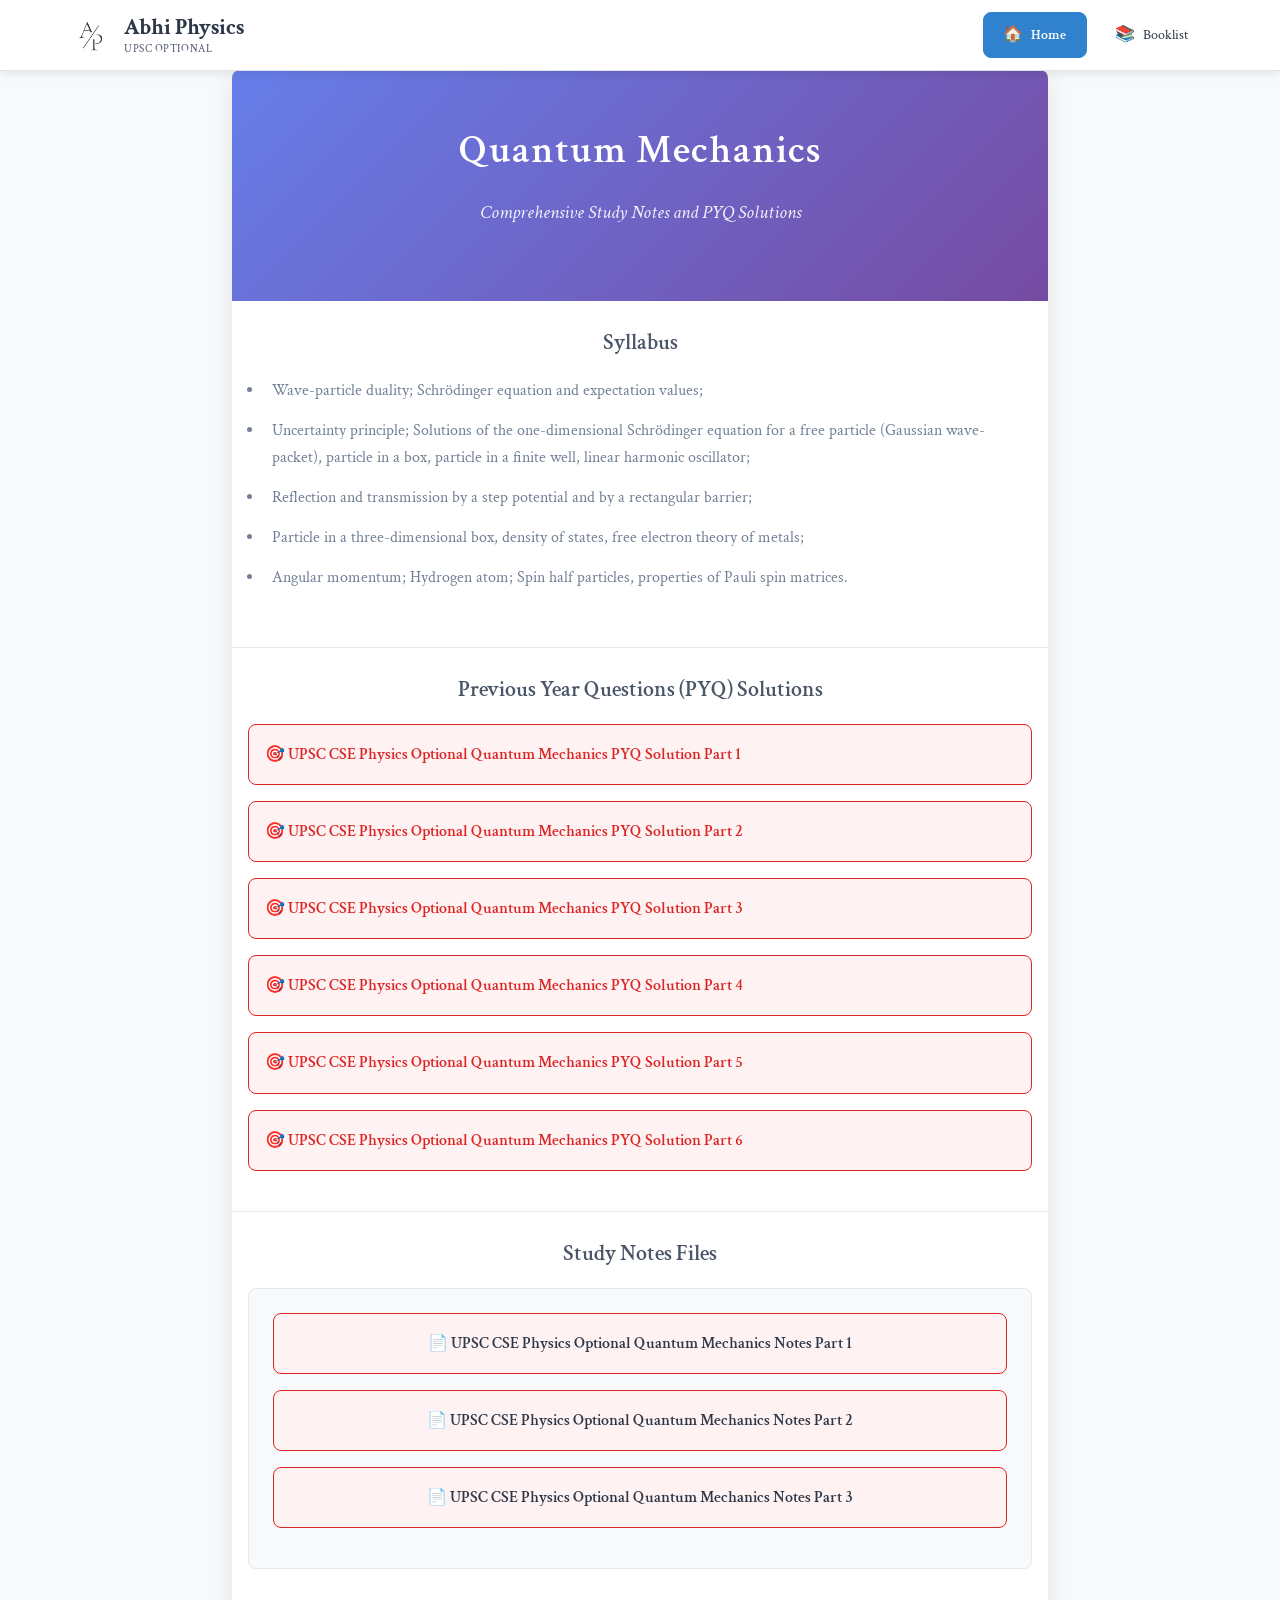
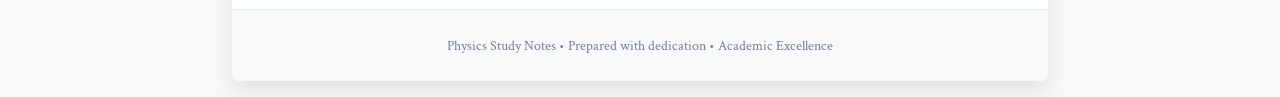
<file: quantum-mechanics/index.html>
<!DOCTYPE html>
<html lang="en">
<head>
    <meta charset="UTF-8">
    <meta name="viewport" content="width=device-width, initial-scale=1.0">
    <title>Physics Notes</title>
    <style>
        @import url('https://fonts.googleapis.com/css2?family=Crimson+Text:ital,wght@0,400;0,600;1,400&display=swap');
        
        * {
            margin: 0;
            padding: 0;
            box-sizing: border-box;
        }
        
        body {
            font-family: 'Crimson Text', serif;
            background: #f8f9fa;
            padding: 1rem;
            color: #2d3748;
            line-height: 1.6;
        }
        
        .container {
            max-width: 8.5in;
            margin: 0 auto;
            background: white;
            box-shadow: 0 10px 25px rgba(0,0,0,0.1);
            border-radius: 8px;
            overflow: hidden;
        }
        
        .cover {
            text-align: center;
            padding: 3rem 2rem;
            background: linear-gradient(135deg, #667eea 0%, #764ba2 100%);
            color: white;
        }
        
        .subject {
            font-size: 2.5rem;
            font-weight: 600;
            margin-bottom: 1rem;
            letter-spacing: 1px;
        }
        
        .title {
            font-size: 1.2rem;
            font-style: italic;
            opacity: 0.9;
            margin-bottom: 1.5rem;
        }
        
        .details {
            display: grid;
            grid-template-columns: 1fr;
            gap: 1rem;
            margin-top: 2rem;
            padding-top: 1.5rem;
            border-top: 1px solid rgba(255,255,255,0.3);
            font-size: 1rem;
        }
        
        .info-section {
            padding: 1.5rem 1rem;
            border-bottom: 1px solid #e2e8f0;
        }
        
        .info-title {
            font-size: 1.4rem;
            font-weight: 600;
            color: #4a5568;
            margin-bottom: 1rem;
            text-align: center;
        }
        
        .info-content {
            line-height: 1.7;
            color: #718096;
        }
        
        .syllabus-section {
            margin-bottom: 2rem;
        }
        
        .syllabus-section h3 {
            color: #4a5568;
            margin: 1.5rem 0 0.8rem 0;
            font-size: 1.1rem;
            padding: 0.5rem;
            background: #f7fafc;
            border-left: 4px solid #667eea;
            border-radius: 4px;
        }
        
        .syllabus-section ul {
            margin-left: 1rem;
            margin-right: 0.5rem;
        }
        
        .syllabus-section li {
            margin-bottom: 0.8rem;
            padding-left: 0.5rem;
            position: relative;
        }
        
        .syllabus-section li::before {
            content: "";
        }
        
        .pyq-link, .notes-link {
            border: 1px solid #dc2626;
            border-radius: 8px;
            padding: 1rem;
            margin-bottom: 1rem;
            background: #fef2f2;
            display: block;
            text-decoration: none;
            transition: all 0.3s ease;
        }
        
        .pyq-link:hover, .notes-link:hover {
            background: #fee2e2;
            transform: translateY(-2px);
            box-shadow: 0 4px 8px rgba(220, 38, 38, 0.1);
        }
        
        .pyq-link h4, .notes-link h4 {
            color: #dc2626;
            margin: 0;
            font-size: 1rem;
            font-weight: 600;
        }
        
        .notes-placeholder {
            border: 1px solid #e2e8f0;
            border-radius: 8px;
            padding: 1.5rem;
            margin-bottom: 1rem;
            background: #f8f9fa;
            text-align: center;
        }
        
        .notes-placeholder h4 {
            color: #2d3748;
            margin: 0;
            font-size: 1rem;
        }
        
        .footer {
            text-align: center;
            padding: 1.5rem 1rem;
            background: #f8f9fa;
            font-size: 0.9rem;
            color: #718096;
        }
        
        /* Enhanced Mobile Styles */
        @media (max-width: 768px) {
            body {
                padding: 0.5rem;
            }
            
            .container {
                border-radius: 4px;
            }
            
            .cover {
                padding: 2rem 1rem;
            }
            
            .subject {
                font-size: 2rem;
                letter-spacing: 0.5px;
            }
            
            .title {
                font-size: 1.1rem;
            }
            
            .info-section {
                padding: 1rem 0.8rem;
            }
            
            .info-title {
                font-size: 1.2rem;
            }
            
            .syllabus-section h3 {
                font-size: 1rem;
                padding: 0.4rem;
            }
            
            .syllabus-section ul {
                margin-left: 0.5rem;
            }
            
            .syllabus-section li {
                font-size: 0.95rem;
                padding-left: 0.3rem;
            }
            
            .pyq-link, .notes-link {
                padding: 0.8rem;
            }
            
            .pyq-link h4, .notes-link h4 {
                font-size: 0.95rem;
            }
        }
        
        @media (max-width: 480px) {
            body {
                padding: 0.3rem;
            }
            
            .cover {
                padding: 1.5rem 0.8rem;
            }
            
            .subject {
                font-size: 1.8rem;
            }
            
            .title {
                font-size: 1rem;
            }
            
            .info-section {
                padding: 0.8rem 0.6rem;
            }
            
            .info-title {
                font-size: 1.1rem;
            }
            
            .syllabus-section h3 {
                font-size: 0.95rem;
                padding: 0.3rem;
            }
            
            .syllabus-section li {
                font-size: 0.9rem;
            }
            
            .pyq-link, .notes-link {
                padding: 0.6rem;
            }
            
            .pyq-link h4, .notes-link h4 {
                font-size: 0.9rem;
            }
            
            .footer {
                padding: 1rem 0.5rem;
                font-size: 0.8rem;
            }
        }
        
        /* Print styles */
        @media print {
            body {
                background: white;
                padding: 0;
            }
            
            .container {
                box-shadow: none;
                border-radius: 0;
                max-width: none;
            }
        }
        
        /* Accessibility improvements */
        @media (prefers-reduced-motion: reduce) {
            .pyq-link, .notes-link {
                transition: none;
            }
            
            .pyq-link:hover, .notes-link:hover {
                transform: none;
            }
        }
        
        /* High contrast mode support */
        @media (prefers-contrast: high) {
            .cover {
                background: #000;
                color: #fff;
            }
            
            .pyq-link, .notes-link {
                border-width: 2px;
            }
        }
        /* Custom Logo of Abhi Physics */
        .logo-icon {
            background: transparent !important; /* Remove any background color */
        }

        .logo-icon img {
            width: 100%;
            height: 100%;
            object-fit: contain;
            border-radius: 4px;
        }
    </style>
  <link rel="stylesheet" href="header.css">

</head>
    <header class="header">
        <nav class="nav-container">
            <!-- Logo -->
            <a href="https://www.abhiphysics.com" class="logo">
                <div class="logo-icon">
                    <img src="/logo.png" alt="Abhi Physics Logo" />
                </div>
                <div class="logo-text">
                    <span class="logo-main">Abhi Physics</span>
                    <span class="logo-sub">UPSC Optional</span>
                </div>
            </a>

            <!-- Navigation Menu -->
            <ul class="nav-menu" id="navMenu">
                <li class="nav-item">
                    <a href="https://www.abhiphysics.com" class="nav-link home-btn">
                        <span class="nav-icon">🏠</span>
                        <span>Home</span>
                    </a>
                </li>
                <li class="nav-item">
                    <a href="https://www.abhiphysics.com/assets/pdfs/booklist.pdf" class="nav-link" target="_blank">
                        <span class="nav-icon">📚</span>
                        <span>Booklist</span>
                    </a>
                </li>
            </ul>

            <!-- Mobile Toggle -->
            <button class="mobile-toggle" id="mobileToggle">
                <span class="toggle-line"></span>
                <span class="toggle-line"></span>
                <span class="toggle-line"></span>
            </button>
        </nav>
    </header>
<body>
    <div class="container">
        <!-- Cover Page -->
        <div class="cover">
            <h1 class="subject">Quantum Mechanics</h1>
            <p class="title">Comprehensive Study Notes and PYQ Solutions</p>
        </div>
        
        <!-- Syllabus -->
        <div class="info-section">
            <h2 class="info-title">Syllabus</h2>
            <div class="info-content">
                <div class="syllabus-section">
                    <ul>
                        <li>Wave-particle duality; Schrödinger equation and expectation values;</li>
                        <li>Uncertainty principle; Solutions of the one-dimensional Schrödinger equation for a free particle (Gaussian wave-packet), particle in a box, particle in a finite well, linear harmonic oscillator;</li>
                        <li>Reflection and transmission by a step potential and by a rectangular barrier;</li>
                        <li>Particle in a three-dimensional box, density of states, free electron theory of metals;</li>
                        <li>Angular momentum; Hydrogen atom; Spin half particles, properties of Pauli spin matrices.</li>
                    </ul>
                </div>
            </div>
        </div>
        
        <!-- PYQ Solutions Section -->
        <div class="info-section">
            <h2 class="info-title">Previous Year Questions (PYQ) Solutions</h2>
            <div class="info-content">
                <a href="/quantum-mechanics/pyqs/QM_01-10.pdf" target="_blank" class="pyq-link">
                    <h4>🎯 UPSC CSE Physics Optional Quantum Mechanics PYQ Solution Part 1</h4>
                </a>
                <a href="/quantum-mechanics/pyqs/QM_11-20.pdf" target="_blank" class="pyq-link">
                    <h4>🎯 UPSC CSE Physics Optional Quantum Mechanics PYQ Solution Part 2</h4>
                </a>                
                <a href="/quantum-mechanics/pyqs/QM_21-30.pdf" target="_blank" class="pyq-link">
                    <h4>🎯 UPSC CSE Physics Optional Quantum Mechanics PYQ Solution Part 3</h4>
                </a>                
                <a href="/quantum-mechanics/pyqs/QM_31-40.pdf" target="_blank" class="pyq-link">
                    <h4>🎯 UPSC CSE Physics Optional Quantum Mechanics PYQ Solution Part 4</h4>
                </a>      
                <a href="/quantum-mechanics/pyqs/QM_41-50.pdf" target="_blank" class="pyq-link">
                    <h4>🎯 UPSC CSE Physics Optional Quantum Mechanics PYQ Solution Part 5</h4>
                </a> 
                <a>
                    <a href="/quantum-mechanics/pyqs/QM_51-60.pdf" target="_blank" class="pyq-link">
                    <h4>🎯 UPSC CSE Physics Optional Quantum Mechanics PYQ Solution Part 6</h4>
                </a>                             
            </div>
        </div>

        <!-- Notes Files Section -->
        <div class="info-section">
            <h2 class="info-title">Study Notes Files</h2>
            <div class="info-content">
                <div class="notes-placeholder">
                    <a href="/quantum-mechanics/notes/Quantum-Mechanics-01.pdf" target="_blank" class="pyq-link">
                        <h4>📄 UPSC CSE Physics Optional Quantum Mechanics Notes Part 1</h4>
                     </a>  
                    <a href="/quantum-mechanics/notes/Quantum-Mechanics-02.pdf" target="_blank" class="pyq-link">
                        <h4>📄 UPSC CSE Physics Optional Quantum Mechanics Notes Part 2</h4>
                    </a>
                    <a href="/quantum-mechanics/notes/Quantum-Mechanics-03.pdf" target="_blank" class="pyq-link">
                        <h4>📄 UPSC CSE Physics Optional Quantum Mechanics Notes Part 3</h4>
                    </a>
                </div>
            </div>
        </div>
        
        <div class="footer">
            <p>Physics Study Notes • Prepared with dedication • Academic Excellence</p>
        </div>
    </div>
</body>
    <!-- JavaScript for mobile toggle -->
    <script>
        document.addEventListener('DOMContentLoaded', function() {
            const mobileToggle = document.querySelector('.header .mobile-toggle');
            const navMenu = document.querySelector('.header .nav-menu');
            
            if (mobileToggle && navMenu) {
                mobileToggle.addEventListener('click', function() {
                    mobileToggle.classList.toggle('active');
                    navMenu.classList.toggle('active');
                });

                const navLinks = document.querySelectorAll('.header .nav-link');
                navLinks.forEach(function(link) {
                    link.addEventListener('click', function() {
                        mobileToggle.classList.remove('active');
                        navMenu.classList.remove('active');
                    });
                });

                document.addEventListener('click', function(event) {
                    const isClickInsideHeader = event.target.closest('.header');
                    if (!isClickInsideHeader) {
                        mobileToggle.classList.remove('active');
                        navMenu.classList.remove('active');
                    }
                });
            }
        });
    </script>
</html>
</file>
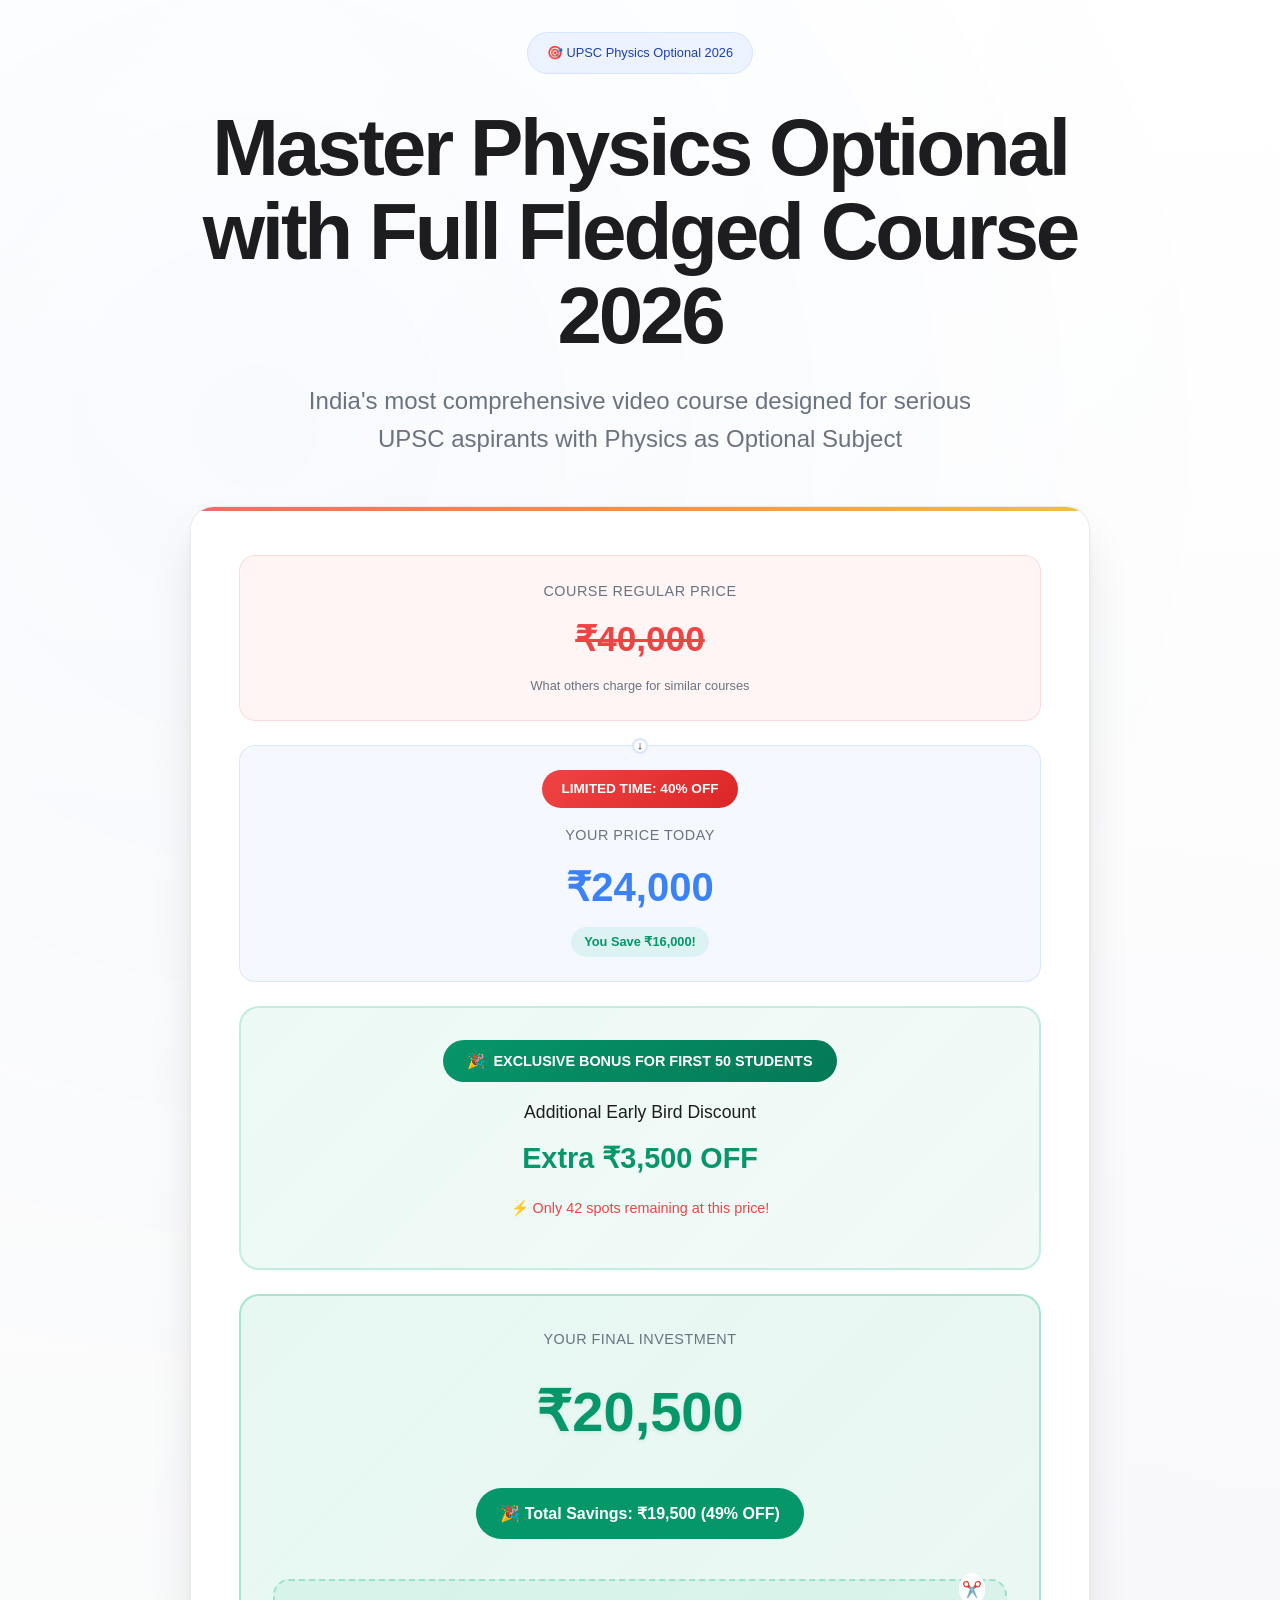
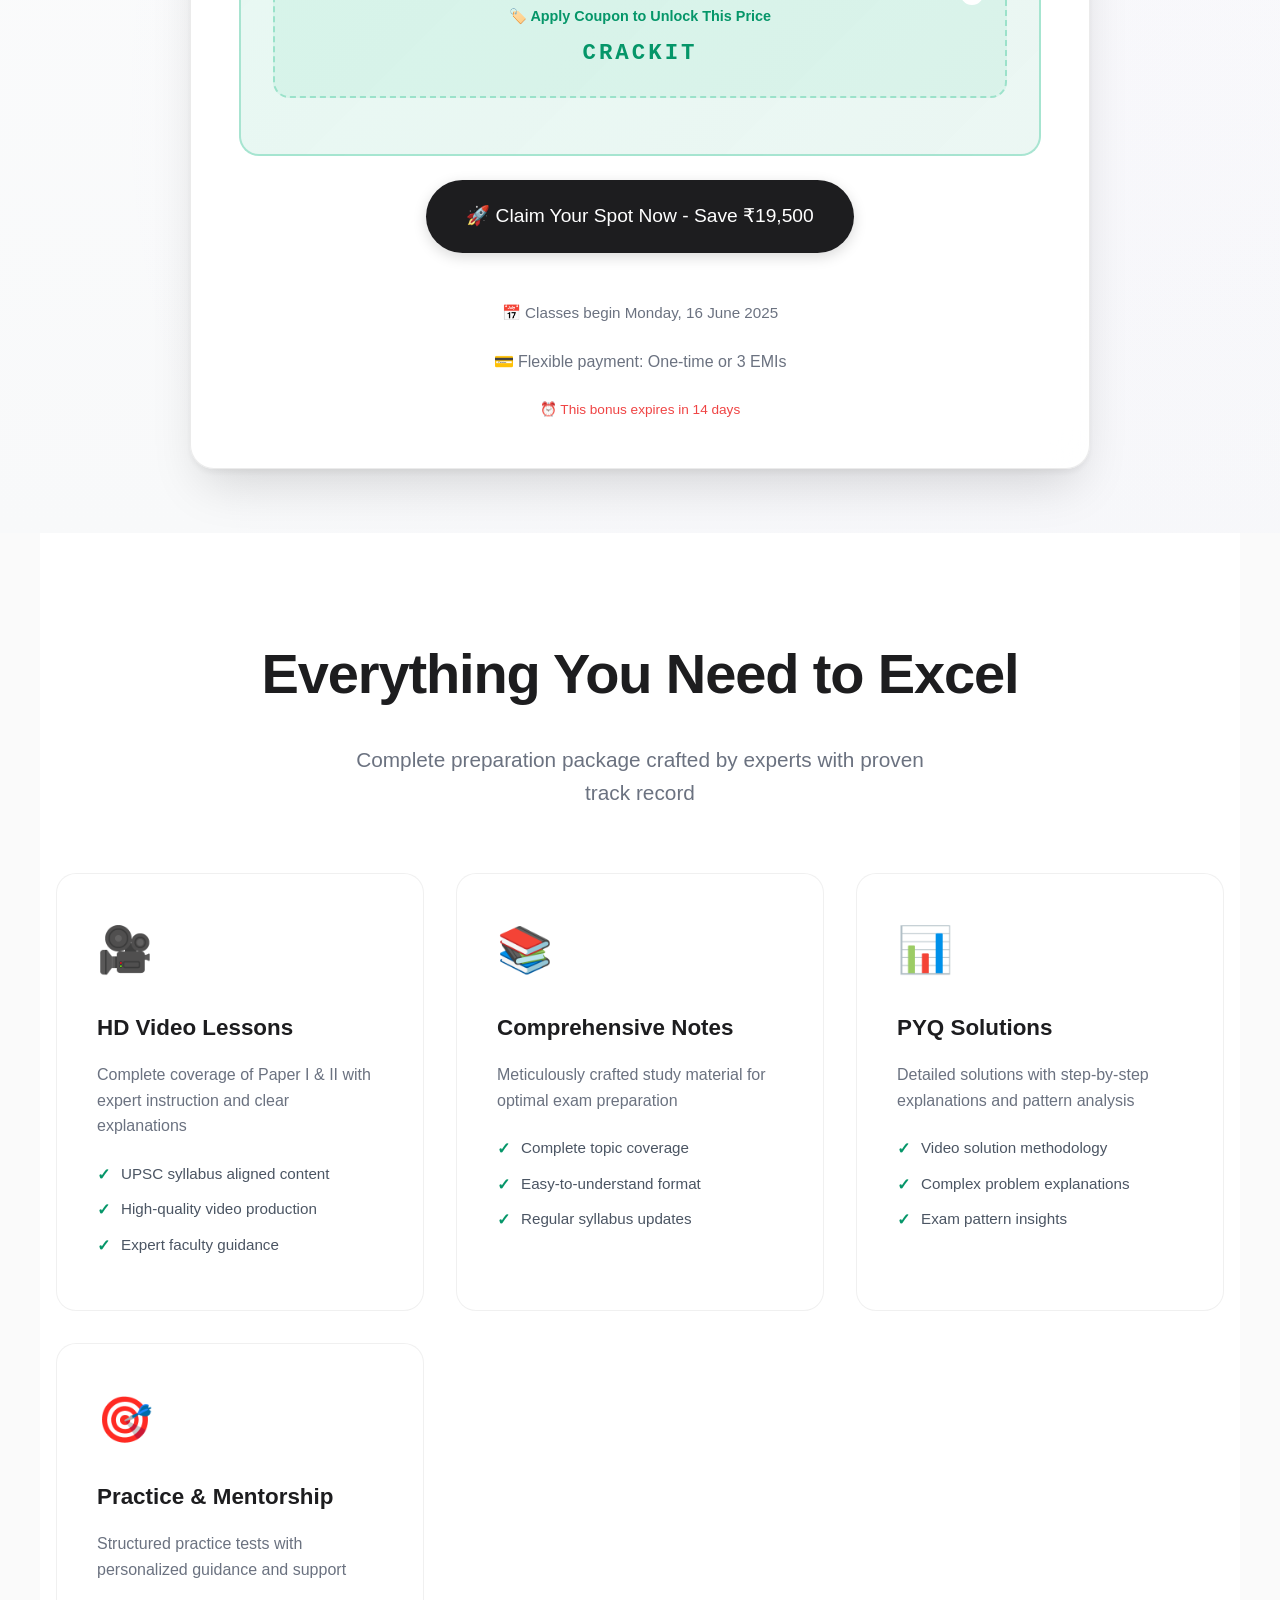
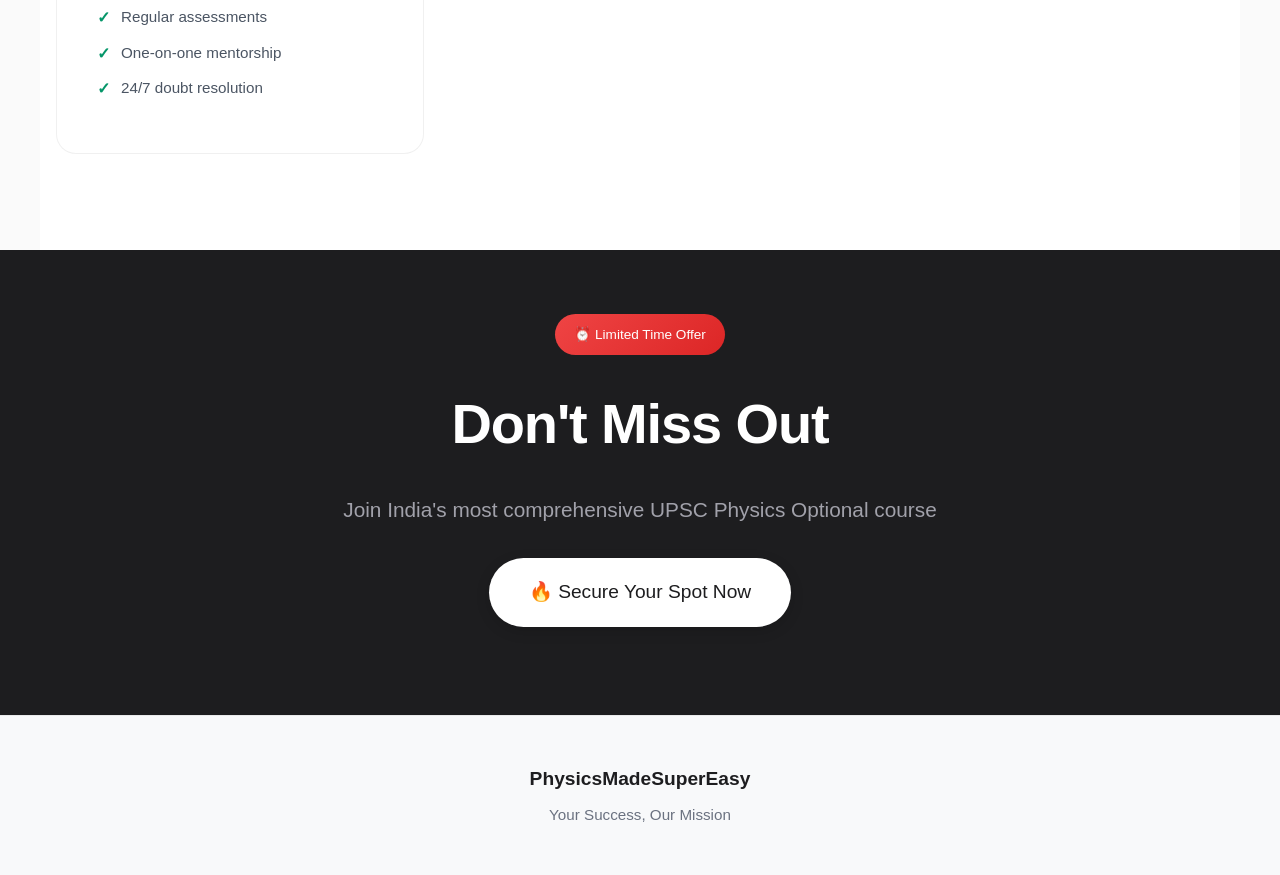
<file: ffc-2026-upsc-physics-optional.html>
<!DOCTYPE html>
<html lang="en">
<head>
    <meta charset="UTF-8">
    <meta name="viewport" content="width=device-width, initial-scale=1.0">
    <title>UPSC Physics Optional 2026 | Premium Video Course</title>
    <style>
        * {
            margin: 0;
            padding: 0;
            box-sizing: border-box;
        }

        body {
            font-family: -apple-system, BlinkMacSystemFont, 'SF Pro Display', 'Segoe UI', Roboto, sans-serif;
            line-height: 1.6;
            background: #fafafa;
            color: #1d1d1f;
            overflow-x: hidden;
            font-weight: 400;
        }

        /* Hero Section */
        .hero {
            min-height: 100vh;
            background: linear-gradient(180deg, #ffffff 0%, #f8f9fa 100%);
            display: flex;
            align-items: center;
            justify-content: center;
            position: relative;
            padding: 2rem 1rem;
        }

        .hero::before {
            content: '';
            position: absolute;
            inset: 0;
            background: 
                radial-gradient(circle at 20% 20%, rgba(59, 130, 246, 0.03) 0%, transparent 50%),
                radial-gradient(circle at 80% 80%, rgba(139, 92, 246, 0.02) 0%, transparent 50%);
            pointer-events: none;
        }

        .hero-content {
            max-width: 900px;
            text-align: center;
            position: relative;
            z-index: 2;
            animation: fadeInUp 0.8s ease-out;
        }

        @keyframes fadeInUp {
            from { 
                opacity: 0; 
                transform: translateY(40px); 
            }
            to { 
                opacity: 1; 
                transform: translateY(0); 
            }
        }

        .hero-badge {
            display: inline-flex;
            align-items: center;
            background: rgba(59, 130, 246, 0.08);
            color: #1e40af;
            padding: 0.6rem 1.2rem;
            border-radius: 100px;
            font-size: 0.8rem;
            font-weight: 500;
            margin-bottom: 2rem;
            border: 1px solid rgba(59, 130, 246, 0.12);
            backdrop-filter: blur(10px);
        }

        .hero h1 {
            font-size: clamp(3rem, 8vw, 5rem);
            font-weight: 700;
            margin-bottom: 1.5rem;
            color: #1d1d1f;
            letter-spacing: -0.04em;
            line-height: 1.05;
        }

        .hero-subtitle {
            font-size: clamp(1.2rem, 3vw, 1.5rem);
            color: #6b7280;
            margin-bottom: 3rem;
            font-weight: 400;
            max-width: 700px;
            margin-left: auto;
            margin-right: auto;
        }

        /* Pricing Hero */
        .pricing-hero {
            background: rgba(255, 255, 255, 0.9);
            backdrop-filter: blur(20px);
            border: 1px solid rgba(0, 0, 0, 0.08);
            border-radius: 24px;
            padding: 3rem;
            margin: 2rem 0;
            box-shadow: 
                0 4px 6px rgba(0, 0, 0, 0.05),
                0 25px 50px -12px rgba(0, 0, 0, 0.15);
            position: relative;
            overflow: hidden;
        }

        .pricing-hero::before {
            content: '';
            position: absolute;
            top: 0;
            left: 0;
            right: 0;
            height: 4px;
            background: linear-gradient(90deg, #ef4444, #f97316, #eab308);
            opacity: 0.8;
        }

        .pricing-flow {
            display: flex;
            flex-direction: column;
            gap: 1.5rem;
        }

        .original-price-section {
            text-align: center;
            padding: 1.5rem;
            background: rgba(239, 68, 68, 0.05);
            border: 1px solid rgba(239, 68, 68, 0.15);
            border-radius: 16px;
            position: relative;
        }

        .price-label {
            font-size: 0.9rem;
            color: #6b7280;
            font-weight: 500;
            margin-bottom: 0.5rem;
            text-transform: uppercase;
            letter-spacing: 0.5px;
        }

        .price-original {
            font-size: 2.2rem;
            color: #ef4444;
            text-decoration: line-through;
            font-weight: 600;
            display: block;
        }

        .first-discount-section {
            text-align: center;
            padding: 1.5rem;
            background: rgba(59, 130, 246, 0.05);
            border: 1px solid rgba(59, 130, 246, 0.15);
            border-radius: 16px;
            position: relative;
        }

        .discount-arrow {
            position: absolute;
            top: -8px;
            left: 50%;
            transform: translateX(-50%);
            background: #ffffff;
            border: 2px solid rgba(59, 130, 246, 0.2);
            border-radius: 50%;
            width: 16px;
            height: 16px;
            display: flex;
            align-items: center;
            justify-content: center;
            font-size: 0.7rem;
        }

        .discount-badge {
            background: linear-gradient(135deg, #ef4444, #dc2626);
            color: white;
            padding: 0.5rem 1.2rem;
            border-radius: 100px;
            font-size: 0.85rem;
            font-weight: 600;
            margin-bottom: 1rem;
            display: inline-block;
            animation: pulse 2s infinite;
        }

        .price-after-first-discount {
            font-size: 2.5rem;
            font-weight: 600;
            color: #3b82f6;
            display: block;
        }

        .savings-highlight {
            background: rgba(16, 185, 129, 0.1);
            color: #059669;
            padding: 0.3rem 0.8rem;
            border-radius: 100px;
            font-size: 0.8rem;
            font-weight: 600;
            margin-top: 0.5rem;
            display: inline-block;
        }

        .bonus-section {
            text-align: center;
            padding: 2rem;
            background: linear-gradient(135deg, rgba(16, 185, 129, 0.08), rgba(5, 150, 105, 0.05));
            border: 2px solid rgba(16, 185, 129, 0.2);
            border-radius: 20px;
            position: relative;
            animation: glow 3s ease-in-out infinite alternate;
        }

        @keyframes glow {
            from { box-shadow: 0 0 20px rgba(16, 185, 129, 0.1); }
            to { box-shadow: 0 0 30px rgba(16, 185, 129, 0.2); }
        }

        .bonus-badge {
            background: linear-gradient(135deg, #059669, #047857);
            color: white;
            padding: 0.6rem 1.5rem;
            border-radius: 100px;
            font-size: 0.9rem;
            font-weight: 600;
            margin-bottom: 1rem;
            display: inline-block;
            position: relative;
        }

        .bonus-badge::before {
            content: '🎉';
            margin-right: 0.5rem;
        }

        .bonus-text {
            font-size: 1.1rem;
            color: #1d1d1f;
            font-weight: 500;
            margin-bottom: 0.5rem;
        }

        .additional-off {
            font-size: 1.8rem;
            font-weight: 700;
            color: #059669;
            display: block;
        }

        .final-price-section {
            text-align: center;
            padding: 2rem;
            background: linear-gradient(135deg, rgba(16, 185, 129, 0.1), rgba(5, 150, 105, 0.08));
            border: 2px solid rgba(16, 185, 129, 0.3);
            border-radius: 20px;
            position: relative;
        }

        .final-price {
            font-size: 3.5rem;
            font-weight: 700;
            color: #059669;
            margin: 1rem 0;
            display: block;
            text-shadow: 0 2px 4px rgba(5, 150, 105, 0.1);
        }

        .total-savings {
            background: #059669;
            color: white;
            padding: 0.8rem 1.5rem;
            border-radius: 100px;
            font-size: 1rem;
            font-weight: 600;
            margin: 1rem 0;
            display: inline-block;
        }

        .urgency-text {
            font-size: 0.9rem;
            color: #ef4444;
            font-weight: 500;
            margin: 1rem 0;
        }

        .coupon-box {
            background: rgba(16, 185, 129, 0.08);
            border: 2px dashed rgba(16, 185, 129, 0.3);
            border-radius: 16px;
            padding: 1.5rem;
            margin: 1.5rem 0;
            text-align: center;
            position: relative;
        }

        .coupon-box::before {
            content: '✂️';
            position: absolute;
            top: -8px;
            right: 20px;
            background: #ffffff;
            padding: 0.2rem;
            border-radius: 50%;
        }

        .coupon-code {
            font-size: 1.4rem;
            font-weight: 700;
            color: #059669;
            font-family: 'SF Mono', Monaco, 'Cascadia Code', monospace;
            letter-spacing: 3px;
            text-transform: uppercase;
        }

        .cta-button {
            background: #1d1d1f;
            color: white;
            padding: 1.2rem 2.5rem;
            border: none;
            border-radius: 100px;
            font-size: 1.1rem;
            font-weight: 500;
            text-decoration: none;
            display: inline-block;
            margin: 1.5rem;
            transition: all 0.2s ease;
            box-shadow: 0 4px 14px rgba(0, 0, 0, 0.15);
        }

        .cta-button:hover {
            background: #2d2d2f;
            transform: translateY(-1px);
            box-shadow: 0 6px 20px rgba(0, 0, 0, 0.2);
        }

        .cta-button:active {
            transform: translateY(0);
        }

        .start-date {
            font-size: 0.95rem;
            color: #6b7280;
            margin-top: 1.5rem;
            font-weight: 400;
        }

        /* Features Section */
        .features {
            padding: 6rem 1rem;
            max-width: 1200px;
            margin: 0 auto;
            background: #ffffff;
        }

        .section-header {
            text-align: center;
            margin-bottom: 4rem;
        }

        .section-title {
            font-size: clamp(2.5rem, 5vw, 3.5rem);
            font-weight: 700;
            margin-bottom: 1.5rem;
            color: #1d1d1f;
            letter-spacing: -0.02em;
        }

        .section-subtitle {
            font-size: 1.3rem;
            color: #6b7280;
            max-width: 600px;
            margin: 0 auto;
            font-weight: 400;
        }

        .features-grid {
            display: grid;
            grid-template-columns: repeat(auto-fit, minmax(300px, 1fr));
            gap: 2rem;
            margin-top: 4rem;
        }

        .feature-card {
            background: rgba(255, 255, 255, 0.8);
            backdrop-filter: blur(10px);
            border: 1px solid rgba(0, 0, 0, 0.06);
            border-radius: 20px;
            padding: 2.5rem;
            transition: all 0.3s ease;
            position: relative;
            overflow: hidden;
        }

        .feature-card:hover {
            transform: translateY(-4px);
            box-shadow: 
                0 4px 6px rgba(0, 0, 0, 0.05),
                0 25px 50px -12px rgba(0, 0, 0, 0.15);
            border-color: rgba(0, 0, 0, 0.1);
        }

        .feature-icon {
            font-size: 2.8rem;
            margin-bottom: 1.5rem;
            display: block;
        }

        .feature-title {
            font-size: 1.4rem;
            font-weight: 600;
            margin-bottom: 1rem;
            color: #1d1d1f;
        }

        .feature-description {
            color: #6b7280;
            font-size: 1rem;
            margin-bottom: 1.5rem;
            line-height: 1.6;
        }

        .feature-list {
            list-style: none;
            padding: 0;
        }

        .feature-list li {
            color: #4b5563;
            font-size: 0.95rem;
            margin-bottom: 0.8rem;
            padding-left: 1.5rem;
            position: relative;
            line-height: 1.5;
        }

        .feature-list li::before {
            content: '✓';
            position: absolute;
            left: 0;
            color: #059669;
            font-weight: 600;
            font-size: 1rem;
        }

        /* Pricing Section */
        .pricing {
            background: linear-gradient(180deg, #f8f9fa 0%, #ffffff 100%);
            padding: 6rem 1rem;
            text-align: center;
        }

        .pricing-card {
            max-width: 500px;
            margin: 3rem auto;
            background: rgba(255, 255, 255, 0.9);
            backdrop-filter: blur(20px);
            border: 1px solid rgba(0, 0, 0, 0.06);
            border-radius: 24px;
            padding: 3rem;
            position: relative;
            overflow: hidden;
            box-shadow: 
                0 4px 6px rgba(0, 0, 0, 0.05),
                0 20px 25px -5px rgba(0, 0, 0, 0.08);
        }

        /* CTA Section */
        .cta-section {
            background: #1d1d1f;
            padding: 4rem 1rem;
            text-align: center;
        }

        .cta-section .section-title {
            color: #ffffff;
        }

        .cta-section .section-subtitle {
            color: #a1a1aa;
        }

        .urgency-badge {
            background: linear-gradient(135deg, #ef4444, #dc2626);
            color: white;
            padding: 0.6rem 1.2rem;
            border-radius: 100px;
            font-size: 0.85rem;
            font-weight: 500;
            display: inline-block;
            margin-bottom: 1.5rem;
            animation: pulse 2s infinite;
        }

        @keyframes pulse {
            0%, 100% { 
                transform: scale(1); 
                opacity: 1;
            }
            50% { 
                transform: scale(1.02); 
                opacity: 0.9;
            }
        }

        .cta-section .cta-button {
            background: #ffffff;
            color: #1d1d1f;
        }

        .cta-section .cta-button:hover {
            background: #f5f5f7;
            transform: translateY(-1px);
        }

        /* Footer */
        .footer {
            background: #f8f9fa;
            padding: 3rem 2rem;
            text-align: center;
            border-top: 1px solid rgba(0, 0, 0, 0.06);
        }

        .footer-brand {
            font-size: 1.2rem;
            font-weight: 600;
            color: #1d1d1f;
            margin-bottom: 0.5rem;
        }

        .footer-tagline {
            color: #6b7280;
            font-size: 0.95rem;
        }

        /* Mobile Optimizations */
        @media (max-width: 768px) {
            .hero {
                padding: 1.5rem 1rem;
                min-height: 95vh;
            }

            .pricing-hero {
                padding: 2rem;
                margin: 1.5rem 0;
            }

            .price-row {
                flex-direction: column;
                gap: 1rem;
            }

            .features {
                padding: 4rem 1rem;
            }

            .features-grid {
                grid-template-columns: 1fr;
                gap: 1.5rem;
            }

            .feature-card {
                padding: 2rem;
            }

            .pricing {
                padding: 4rem 1rem;
            }

            .pricing-card {
                padding: 2rem;
                margin: 2rem auto;
            }

            .cta-section {
                padding: 3rem 1rem;
            }

            .cta-button {
                width: 100%;
                max-width: 320px;
                padding: 1.3rem 2rem;
            }
        }

        @media (max-width: 480px) {
            .hero {
                padding: 1rem;
            }

            .hero h1 {
                font-size: 2.5rem;
            }

            .pricing-hero {
                padding: 1.5rem;
            }

            .feature-card {
                padding: 1.5rem;
            }

            .pricing-card {
                padding: 1.5rem;
            }
        }

        /* Smooth scrolling */
        html {
            scroll-behavior: smooth;
        }

        /* Enhanced animations */
        .fade-in {
            opacity: 0;
            transform: translateY(20px);
            transition: all 0.6s cubic-bezier(0.4, 0, 0.2, 1);
        }

        .fade-in.visible {
            opacity: 1;
            transform: translateY(0);
        }

        /* Subtle micro-interactions */
        .hero-badge:hover {
            transform: scale(1.05);
            background: rgba(59, 130, 246, 0.12);
        }

        .coupon-code:hover {
            transform: scale(1.02);
        }

        /* Modern focus states */
        .cta-button:focus {
            outline: 2px solid #3b82f6;
            outline-offset: 2px;
        }
    </style>
</head>
<body>
    <!-- Hero Section -->
    <section class="hero">
        <div class="hero-content">
            <div class="hero-badge">🎯 UPSC Physics Optional 2026</div>
            <h1>Master Physics Optional with Full Fledged Course 2026</h1>
            <p class="hero-subtitle">India's most comprehensive video course designed for serious UPSC aspirants with Physics as Optional Subject</p>
            
            <div class="pricing-hero">
                <div class="pricing-flow">
                    <!-- Original Price -->
                    <div class="original-price-section">
                        <div class="price-label">Course Regular Price</div>
                        <span class="price-original">₹40,000</span>
                        <div style="font-size: 0.8rem; color: #6b7280; margin-top: 0.5rem;">What others charge for similar courses</div>
                    </div>

                    <!-- First Discount -->
                    <div class="first-discount-section">
                        <div class="discount-arrow">↓</div>
                        <div class="discount-badge">LIMITED TIME: 40% OFF</div>
                        <div class="price-label">Your Price Today</div>
                        <span class="price-after-first-discount">₹24,000</span>
                        <div class="savings-highlight">You Save ₹16,000!</div>
                    </div>

                    <!-- Bonus Section -->
                    <div class="bonus-section">
                        <div class="bonus-badge">EXCLUSIVE BONUS FOR FIRST 50 STUDENTS</div>
                        <div class="bonus-text">Additional Early Bird Discount</div>
                        <span class="additional-off">Extra ₹3,500 OFF</span>
                        <div class="urgency-text">⚡ Only 42 spots remaining at this price!</div>
                    </div>

                    <!-- Final Price -->
                    <div class="final-price-section">
                        <div class="price-label">Your Final Investment</div>
                        <span class="final-price">₹20,500</span>
                        <div class="total-savings">🎉 Total Savings: ₹19,500 (49% OFF)</div>
                        
                        <div class="coupon-box">
                            <p style="font-size: 0.9rem; color: #059669; margin-bottom: 0.5rem; font-weight: 600;">🏷️ Apply Coupon to Unlock This Price</p>
                            <div class="coupon-code">CRACKIT</div>
                        </div>
                    </div>
                </div>
                
                    <div style="display: flex; justify-content: center; width: 100%;">
                        <a href="https://t.ly/ffc2026-upsc-physics-optional" class="cta-button" style="margin-top: 1.5rem; font-size: 1.2rem; padding: 1.3rem 2.5rem; text-align: center; text-decoration: none; display: inline-block;">
                            🚀 Claim Your Spot Now - Save ₹19,500
                        </a>
                    </div>
                
                <p class="start-date">📅 Classes begin Monday, 16 June 2025</p>
                <p style="color: #6b7280; margin: 1.5rem 0; font-weight: 400;">💳 Flexible payment: One-time or 3 EMIs</p>

                <p style="font-size: 0.85rem; color: #ef4444; margin-top: 0.5rem; font-weight: 500;">⏰ This bonus expires in 14 days</p>
            </div>
        </div>
    </section>

    <!-- Features Section -->
    <section class="features">
        <div class="section-header">
            <h2 class="section-title">Everything You Need to Excel</h2>
            <p class="section-subtitle">Complete preparation package crafted by experts with proven track record</p>
        </div>
        
        <div class="features-grid">
            <div class="feature-card fade-in">
                <div class="feature-icon">🎥</div>
                <h3 class="feature-title">HD Video Lessons</h3>
                <p class="feature-description">Complete coverage of Paper I & II with expert instruction and clear explanations</p>
                <ul class="feature-list">
                    <li>UPSC syllabus aligned content</li>
                    <li>High-quality video production</li>
                    <li>Expert faculty guidance</li>
                </ul>
            </div>

            <div class="feature-card fade-in">
                <div class="feature-icon">📚</div>
                <h3 class="feature-title">Comprehensive Notes</h3>
                <p class="feature-description">Meticulously crafted study material for optimal exam preparation</p>
                <ul class="feature-list">
                    <li>Complete topic coverage</li>
                    <li>Easy-to-understand format</li>
                    <li>Regular syllabus updates</li>
                </ul>
            </div>

            <div class="feature-card fade-in">
                <div class="feature-icon">📊</div>
                <h3 class="feature-title">PYQ Solutions</h3>
                <p class="feature-description">Detailed solutions with step-by-step explanations and pattern analysis</p>
                <ul class="feature-list">
                    <li>Video solution methodology</li>
                    <li>Complex problem explanations</li>
                    <li>Exam pattern insights</li>
                </ul>
            </div>

            <div class="feature-card fade-in">
                <div class="feature-icon">🎯</div>
                <h3 class="feature-title">Practice & Mentorship</h3>
                <p class="feature-description">Structured practice tests with personalized guidance and support</p>
                <ul class="feature-list">
                    <li>Regular assessments</li>
                    <li>One-on-one mentorship</li>
                    <li>24/7 doubt resolution</li>
                </ul>
            </div>
        </div>
    </section>

    <!-- Final CTA -->
    <section class="cta-section">
        <div class="urgency-badge">⏰ Limited Time Offer</div>
        <h2 class="section-title">Don't Miss Out</h2>
        <p class="section-subtitle">Join India's most comprehensive UPSC Physics Optional course</p>
        <div style="display: flex; justify-content: center; width: 100%;">
        <a href="https://t.ly/ffc2026-upsc-physics-optional" class="cta-button" style="font-size: 1.2rem; margin-top: 2rem;">
            🔥 Secure Your Spot Now
        </a>
        </div>
    </section>

    <!-- Footer -->
    <footer class="footer">
        <div class="footer-brand">PhysicsMadeSuperEasy</div>
        <p class="footer-tagline">Your Success, Our Mission</p>
    </footer>

    <script>
        // Intersection Observer for fade-in animations
        const observerOptions = {
            threshold: 0.15,
            rootMargin: '0px 0px -50px 0px'
        };

        const observer = new IntersectionObserver((entries) => {
            entries.forEach(entry => {
                if (entry.isIntersecting) {
                    entry.target.classList.add('visible');
                }
            });
        }, observerOptions);

        // Enhanced interactions
        document.addEventListener('DOMContentLoaded', () => {
            const fadeElements = document.querySelectorAll('.fade-in');
            fadeElements.forEach(el => observer.observe(el));

            // Smooth hover effects for feature cards
            const featureCards = document.querySelectorAll('.feature-card');
            featureCards.forEach(card => {
                card.addEventListener('mouseenter', () => {
                    card.style.transform = 'translateY(-6px)';
                    card.style.transition = 'all 0.3s cubic-bezier(0.4, 0, 0.2, 1)';
                });
                
                card.addEventListener('mouseleave', () => {
                    card.style.transform = 'translateY(0)';
                });
            });

            // Enhanced CTA button interactions
            const ctaButtons = document.querySelectorAll('.cta-button');
            ctaButtons.forEach(button => {
                button.addEventListener('click', (e) => {
                    button.style.transform = 'scale(0.98)';
                    setTimeout(() => {
                        button.style.transform = 'scale(1)';
                    }, 100);
                });
            });

            // Subtle parallax for hero
            let ticking = false;
            function updateParallax() {
                const scrolled = window.pageYOffset;
                const hero = document.querySelector('.hero');
                if (hero && scrolled < window.innerHeight) {
                    hero.style.transform = `translateY(${scrolled * 0.1}px)`;
                }
                ticking = false;
            }

            window.addEventListener('scroll', () => {
                if (!ticking) {
                    requestAnimationFrame(updateParallax);
                    ticking = true;
                }
            });
        });
    </script>
</body>
</html>
</file>
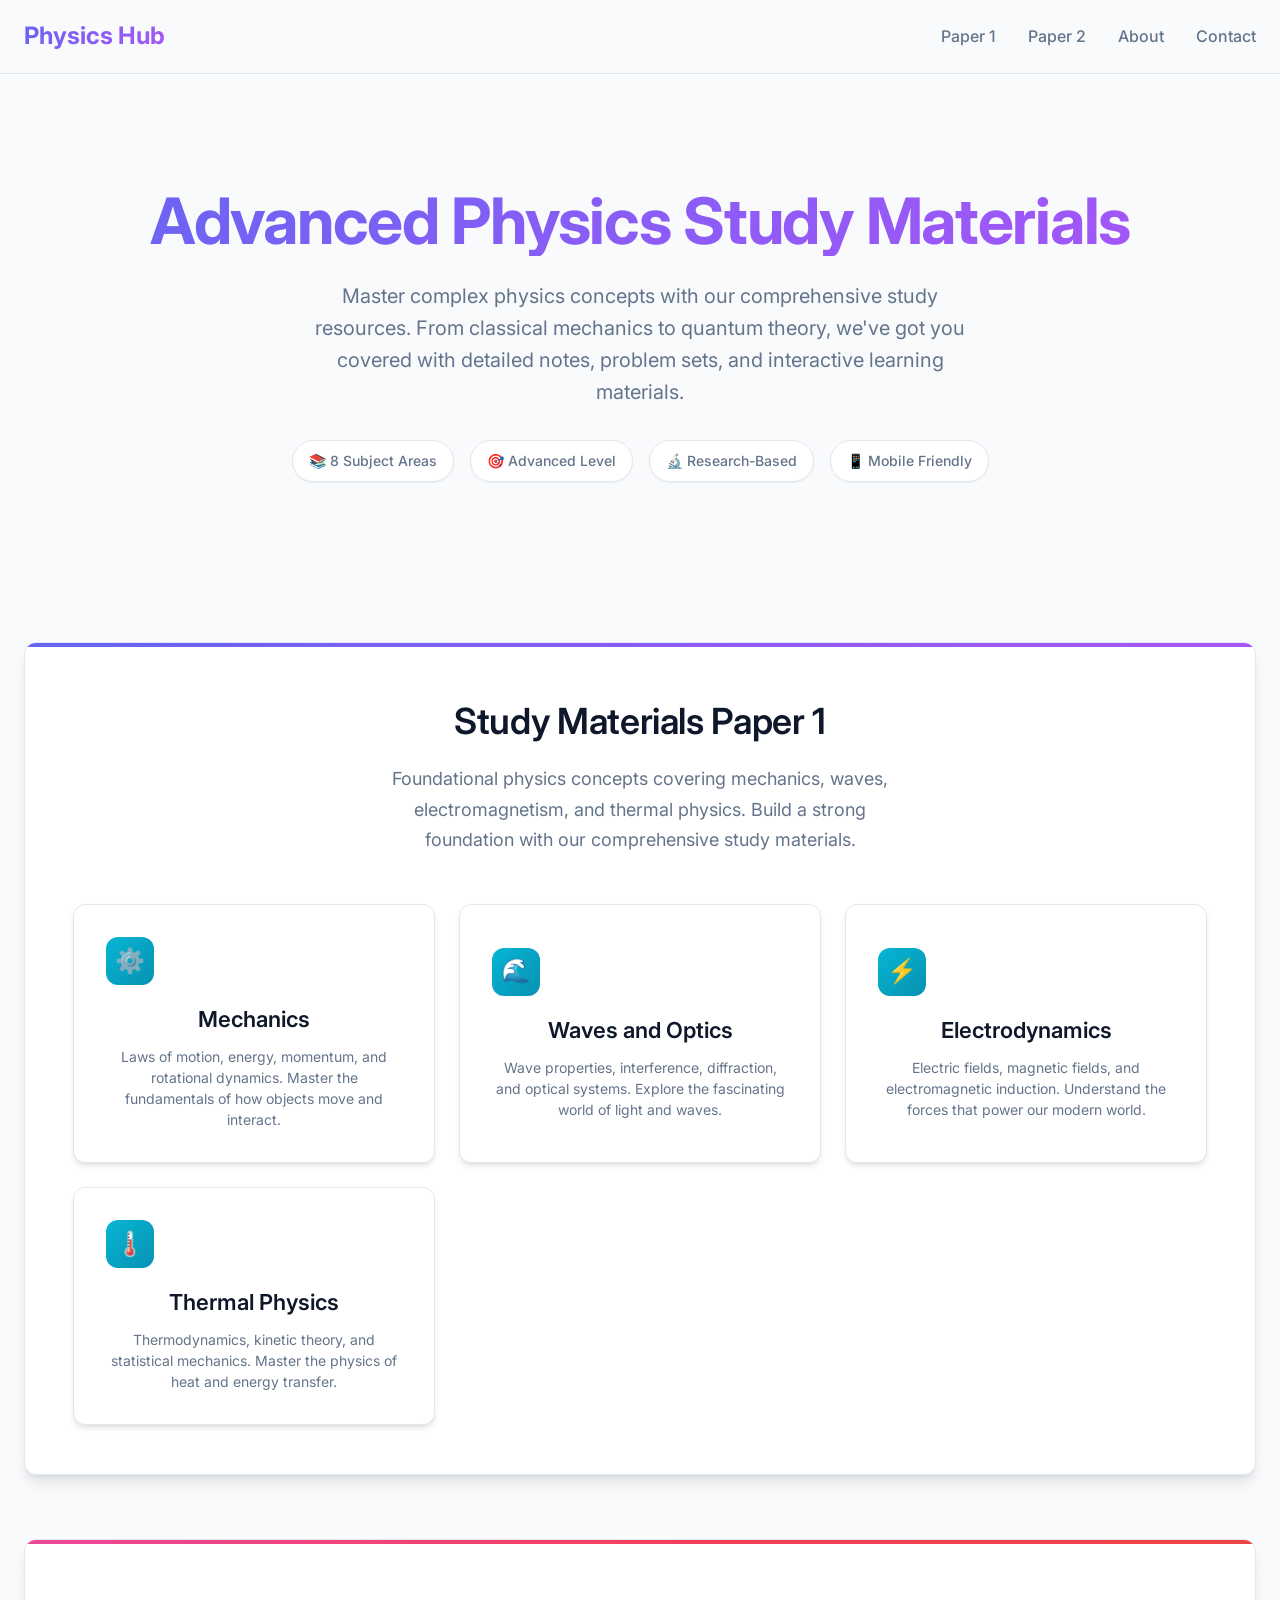
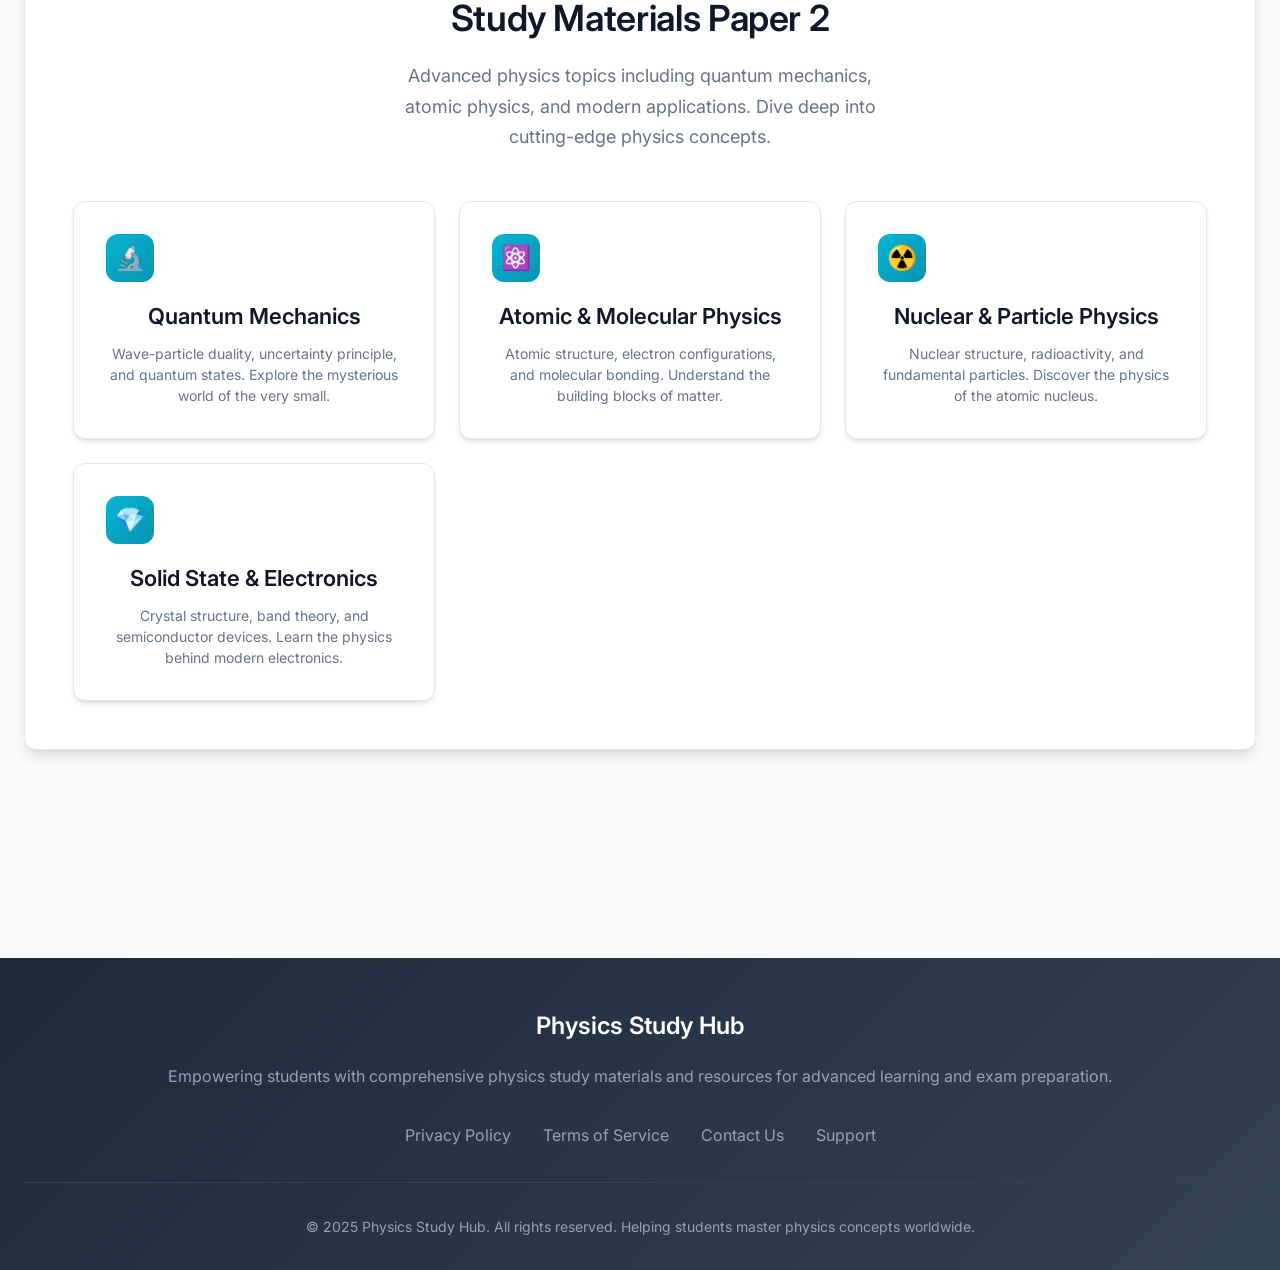
<file: homepage.html>
<!DOCTYPE html>
<html lang="en">
<head>
    <meta charset="UTF-8">
    <meta name="viewport" content="width=device-width, initial-scale=1.0">
    
    <!-- Primary SEO Meta Tags -->
    <title>Physics Study Materials | Advanced Study Resources for Paper 1 & 2</title>
    <meta name="title" content="Physics Study Materials | Advanced Study Resources for Paper 1 & 2">
    <meta name="description" content="Comprehensive physics study materials covering mechanics, quantum mechanics, electrodynamics, thermal physics, and more. Free resources for advanced physics students.">
    <meta name="keywords" content="physics study materials, mechanics, quantum mechanics, electrodynamics, thermal physics, waves optics, atomic physics, nuclear physics, physics notes, physics problems, physics formulas">
    <meta name="author" content="Physics Study Hub">
    <meta name="robots" content="index, follow">
    <link rel="canonical" href="https://yoursite.com/">
    
    <!-- Open Graph / Facebook -->
    <meta property="og:type" content="website">
    <meta property="og:url" content="https://yoursite.com/">
    <meta property="og:title" content="Physics Study Materials | Advanced Study Resources">
    <meta property="og:description" content="Comprehensive physics study materials covering mechanics, quantum mechanics, electrodynamics, and more. Free resources for advanced physics students.">
    <meta property="og:image" content="https://yoursite.com/physics-thumbnail.jpg">
    <meta property="og:site_name" content="Physics Study Hub">
    
    <!-- Twitter -->
    <meta property="twitter:card" content="summary_large_image">
    <meta property="twitter:url" content="https://yoursite.com/">
    <meta property="twitter:title" content="Physics Study Materials | Advanced Study Resources">
    <meta property="twitter:description" content="Comprehensive physics study materials covering mechanics, quantum mechanics, electrodynamics, and more.">
    <meta property="twitter:image" content="https://yoursite.com/physics-thumbnail.jpg">
    
    <!-- Additional SEO Tags -->
    <meta name="theme-color" content="#6366f1">
    <meta name="msapplication-TileColor" content="#6366f1">
    <meta name="language" content="English">
    <meta name="revisit-after" content="7 days">
    <meta name="distribution" content="global">
    <meta name="rating" content="general">
    
    <!-- Structured Data -->
    <script type="application/ld+json">
    {
        "@context": "https://schema.org",
        "@type": "EducationalOrganization",
        "name": "Physics Study Hub",
        "description": "Comprehensive physics study materials for advanced students covering mechanics, quantum mechanics, electrodynamics, thermal physics, waves, optics, atomic physics, and nuclear physics",
        "url": "https://yoursite.com",
        "logo": "https://yoursite.com/logo.png",
        "courseMode": "online",
        "educationalLevel": "advanced",
        "subject": "Physics",
        "teaches": [
            "Mechanics",
            "Waves and Optics", 
            "Electrodynamics",
            "Thermal Physics",
            "Quantum Mechanics",
            "Atomic and Molecular Physics",
            "Nuclear and Particle Physics",
            "Solid State Physics"
        ],
        "availableLanguage": "en",
        "educationalCredentialAwarded": "Study Materials"
    }
    </script>
    
    <!-- Breadcrumb Structured Data -->
    <script type="application/ld+json">
    {
        "@context": "https://schema.org",
        "@type": "BreadcrumbList",
        "itemListElement": [
            {
                "@type": "ListItem",
                "position": 1,
                "name": "Home",
                "item": "https://yoursite.com/"
            }
        ]
    }
    </script>
    
    <!-- Preload Critical Resources -->
    <link rel="preload" href="https://fonts.googleapis.com/css2?family=Inter:wght@300;400;500;600;700&display=swap" as="style">
    <link href="https://fonts.googleapis.com/css2?family=Inter:wght@300;400;500;600;700&display=swap" rel="stylesheet">
    
    <!-- Favicon -->
    <link rel="icon" type="image/x-icon" href="/favicon.ico">
    <link rel="apple-touch-icon" sizes="180x180" href="/apple-touch-icon.png">
    <link rel="icon" type="image/png" sizes="32x32" href="/favicon-32x32.png">
    <link rel="icon" type="image/png" sizes="16x16" href="/favicon-16x16.png">
    
    <style>
        :root {
            --primary-gradient: linear-gradient(135deg, #6366f1 0%, #8b5cf6 50%, #a855f7 100%);
            --secondary-gradient: linear-gradient(135deg, #ec4899 0%, #f43f5e 50%, #ef4444 100%);
            --accent-gradient: linear-gradient(135deg, #06b6d4 0%, #0891b2 100%);
            --dark-gradient: linear-gradient(135deg, #1e293b 0%, #334155 100%);
            --text-primary: #0f172a;
            --text-secondary: #64748b;
            --text-muted: #94a3b8;
            --surface: #ffffff;
            --surface-elevated: #f8fafc;
            --border-light: #e2e8f0;
            --shadow-sm: 0 1px 2px 0 rgb(0 0 0 / 0.05);
            --shadow-md: 0 4px 6px -1px rgb(0 0 0 / 0.1), 0 2px 4px -2px rgb(0 0 0 / 0.1);
            --shadow-lg: 0 10px 15px -3px rgb(0 0 0 / 0.1), 0 4px 6px -4px rgb(0 0 0 / 0.1);
            --shadow-xl: 0 20px 25px -5px rgb(0 0 0 / 0.1), 0 8px 10px -6px rgb(0 0 0 / 0.1);
            --border-radius: 0.75rem;
            --transition: all 0.3s cubic-bezier(0.4, 0, 0.2, 1);
        }

        * {
            margin: 0;
            padding: 0;
            box-sizing: border-box;
        }

        html {
            scroll-behavior: smooth;
        }

        body {
            font-family: 'Inter', -apple-system, BlinkMacSystemFont, 'Segoe UI', Roboto, sans-serif;
            background: var(--surface-elevated);
            line-height: 1.7;
            color: var(--text-primary);
            font-size: 16px;
            -webkit-font-smoothing: antialiased;
            -moz-osx-font-smoothing: grayscale;
        }

        .container {
            max-width: 1280px;
            margin: 0 auto;
            padding: 0 1.5rem;
        }

        /* Header Styles */
        .header {
            background: var(--surface);
            border-bottom: 1px solid var(--border-light);
            position: sticky;
            top: 0;
            z-index: 50;
            backdrop-filter: blur(8px);
            background: rgba(248, 250, 252, 0.8);
        }

        .header-content {
            display: flex;
            align-items: center;
            justify-content: space-between;
            padding: 1rem 0;
        }

        .logo {
            font-size: 1.5rem;
            font-weight: 700;
            background: var(--primary-gradient);
            -webkit-background-clip: text;
            -webkit-text-fill-color: transparent;
            text-decoration: none;
        }

        .nav {
            display: flex;
            gap: 2rem;
        }

        .nav-link {
            color: var(--text-secondary);
            text-decoration: none;
            font-weight: 500;
            transition: var(--transition);
            position: relative;
        }

        .nav-link:hover {
            color: var(--text-primary);
        }

        .nav-link::after {
            content: '';
            position: absolute;
            bottom: -0.5rem;
            left: 0;
            width: 0;
            height: 2px;
            background: var(--primary-gradient);
            transition: width 0.3s ease;
        }

        .nav-link:hover::after {
            width: 100%;
        }

        /* Main Content */
        .main {
            padding: 4rem 0;
        }

        .hero {
            text-align: center;
            margin-bottom: 5rem;
            padding: 3rem 0;
        }

        .hero-title {
            font-size: clamp(2.5rem, 5vw, 4rem);
            font-weight: 700;
            line-height: 1.1;
            margin-bottom: 1.5rem;
            background: var(--primary-gradient);
            -webkit-background-clip: text;
            -webkit-text-fill-color: transparent;
            letter-spacing: -0.02em;
        }

        .hero-subtitle {
            font-size: 1.25rem;
            color: var(--text-secondary);
            max-width: 42rem;
            margin: 0 auto 2rem;
            line-height: 1.6;
        }

        .hero-badges {
            display: flex;
            justify-content: center;
            gap: 1rem;
            flex-wrap: wrap;
            margin-bottom: 2rem;
        }

        .badge {
            background: var(--surface);
            color: var(--text-secondary);
            padding: 0.5rem 1rem;
            border-radius: 2rem;
            font-size: 0.875rem;
            font-weight: 500;
            border: 1px solid var(--border-light);
            box-shadow: var(--shadow-sm);
        }

        /* Study Materials Sections */
        .materials-section {
            margin-bottom: 4rem;
            background: var(--surface);
            border-radius: var(--border-radius);
            box-shadow: var(--shadow-lg);
            padding: 3rem;
            position: relative;
            overflow: hidden;
            border: 1px solid var(--border-light);
        }

        .materials-section::before {
            content: '';
            position: absolute;
            top: 0;
            left: 0;
            right: 0;
            height: 4px;
            background: var(--primary-gradient);
        }

        .materials-section.paper-2::before {
            background: var(--secondary-gradient);
        }

        .section-header {
            text-align: center;
            margin-bottom: 3rem;
        }

        .section-title {
            font-size: 2.25rem;
            font-weight: 600;
            color: var(--text-primary);
            margin-bottom: 0.75rem;
            letter-spacing: -0.01em;
        }

        .section-description {
            color: var(--text-secondary);
            font-size: 1.125rem;
            max-width: 32rem;
            margin: 0 auto;
        }

        .materials-grid {
            display: grid;
            grid-template-columns: repeat(auto-fit, minmax(300px, 1fr));
            gap: 1.5rem;
        }

        .material-card {
            background: var(--surface);
            border: 1px solid var(--border-light);
            border-radius: var(--border-radius);
            padding: 2rem;
            text-decoration: none;
            transition: var(--transition);
            box-shadow: var(--shadow-md);
            position: relative;
            overflow: hidden;
            display: flex;
            flex-direction: column;
            align-items: center;
            text-align: center;
            min-height: 200px;
            justify-content: center;
        }

        .material-card::before {
            content: '';
            position: absolute;
            top: 0;
            left: 0;
            right: 0;
            bottom: 0;
            background: var(--primary-gradient);
            opacity: 0;
            transition: var(--transition);
        }

        .paper-2 .material-card::before {
            background: var(--secondary-gradient);
        }

        .material-card:hover::before {
            opacity: 1;
        }

        .material-card:hover {
            transform: translateY(-8px);
            box-shadow: var(--shadow-xl);
            border-color: transparent;
        }

        .material-card-content {
            position: relative;
            z-index: 2;
            transition: var(--transition);
        }

        .material-card:hover .material-card-content {
            color: white;
        }

        .material-icon {
            width: 3rem;
            height: 3rem;
            margin-bottom: 1rem;
            background: var(--accent-gradient);
            border-radius: 0.75rem;
            display: flex;
            align-items: center;
            justify-content: center;
            font-size: 1.5rem;
            color: white;
            transition: var(--transition);
        }

        .material-card:hover .material-icon {
            background: rgba(255, 255, 255, 0.2);
            backdrop-filter: blur(8px);
        }

        .material-title {
            font-size: 1.375rem;
            font-weight: 600;
            color: var(--text-primary);
            margin-bottom: 0.5rem;
            transition: var(--transition);
        }

        .material-description {
            color: var(--text-secondary);
            font-size: 0.875rem;
            line-height: 1.5;
            transition: var(--transition);
        }

        .material-card:hover .material-title,
        .material-card:hover .material-description {
            color: white;
        }

        /* Footer */
        .footer {
            background: var(--dark-gradient);
            color: white;
            padding: 3rem 0 2rem;
            margin-top: 5rem;
        }

        .footer-content {
            text-align: center;
        }

        .footer-title {
            font-size: 1.5rem;
            font-weight: 600;
            margin-bottom: 1rem;
        }

        .footer-description {
            color: #94a3b8;
            margin-bottom: 2rem;
        }

        .footer-links {
            display: flex;
            justify-content: center;
            gap: 2rem;
            margin-bottom: 2rem;
            flex-wrap: wrap;
        }

        .footer-link {
            color: #94a3b8;
            text-decoration: none;
            transition: var(--transition);
        }

        .footer-link:hover {
            color: white;
        }

        .footer-bottom {
            border-top: 1px solid #334155;
            padding-top: 2rem;
            color: #94a3b8;
            font-size: 0.875rem;
        }

        /* Responsive Design */
        @media (max-width: 768px) {
            .container {
                padding: 0 1rem;
            }

            .nav {
                display: none;
            }

            .hero {
                padding: 2rem 0;
                margin-bottom: 3rem;
            }

            .materials-section {
                padding: 2rem 1.5rem;
                margin-bottom: 2rem;
            }

            .materials-grid {
                grid-template-columns: 1fr;
                gap: 1rem;
            }

            .material-card {
                min-height: 160px;
                padding: 1.5rem;
            }

            .section-title {
                font-size: 1.875rem;
            }

            .footer-links {
                flex-direction: column;
                gap: 1rem;
            }
        }

        /* Animations */
        @keyframes fadeInUp {
            from {
                opacity: 0;
                transform: translateY(2rem);
            }
            to {
                opacity: 1;
                transform: translateY(0);
            }
        }

        .materials-section {
            animation: fadeInUp 0.6s ease-out;
        }

        .materials-section:nth-child(odd) {
            animation-delay: 0.1s;
        }

        .materials-section:nth-child(even) {
            animation-delay: 0.2s;
        }

        /* Loading states */
        .material-card {
            will-change: transform;
        }

        /* Accessibility */
        @media (prefers-reduced-motion: reduce) {
            * {
                animation-duration: 0.01ms !important;
                animation-iteration-count: 1 !important;
                transition-duration: 0.01ms !important;
            }
        }

        /* Focus states */
        .material-card:focus {
            outline: 2px solid #6366f1;
            outline-offset: 2px;
        }

        .nav-link:focus {
            outline: 2px solid #6366f1;
            outline-offset: 2px;
            border-radius: 0.25rem;
        }
    </style>
</head>
<body>
    <!-- Header -->
    <header class="header" role="banner">
        <div class="container">
            <div class="header-content">
                <a href="/" class="logo" aria-label="Physics Hub Home">Physics Hub</a>
                <nav class="nav" role="navigation" aria-label="Main navigation">
                    <a href="#paper1" class="nav-link">Paper 1</a>
                    <a href="#paper2" class="nav-link">Paper 2</a>
                    <a href="#about" class="nav-link">About</a>
                    <a href="#contact" class="nav-link">Contact</a>
                </nav>
            </div>
        </div>
    </header>

    <!-- Main Content -->
    <main class="main" role="main">
        <div class="container">
            
            <!-- Hero Section -->
            <section class="hero">
                <h1 class="hero-title">Advanced Physics Study Materials</h1>
                <p class="hero-subtitle">
                    Master complex physics concepts with our comprehensive study resources. 
                    From classical mechanics to quantum theory, we've got you covered with detailed notes, problem sets, and interactive learning materials.
                </p>
                <div class="hero-badges" role="list" aria-label="Course features">
                    <span class="badge" role="listitem">📚 8 Subject Areas</span>
                    <span class="badge" role="listitem">🎯 Advanced Level</span>
                    <span class="badge" role="listitem">🔬 Research-Based</span>
                    <span class="badge" role="listitem">📱 Mobile Friendly</span>
                </div>
            </section>

            <!-- Paper 1 Section -->
            <section class="materials-section paper-1" id="paper1" aria-labelledby="paper1-title">
                <div class="section-header">
                    <h2 class="section-title" id="paper1-title">Study Materials Paper 1</h2>
                    <p class="section-description">
                        Foundational physics concepts covering mechanics, waves, electromagnetism, and thermal physics. Build a strong foundation with our comprehensive study materials.
                    </p>
                </div>
                <div class="materials-grid" role="list" aria-label="Paper 1 subjects">
                    
                    <a href="/mechanics/" class="material-card" aria-label="Study Mechanics - Laws of motion, energy, and momentum" role="listitem">
                        <div class="material-card-content">
                            <div class="material-icon" aria-hidden="true">⚙️</div>
                            <h3 class="material-title">Mechanics</h3>
                            <p class="material-description">Laws of motion, energy, momentum, and rotational dynamics. Master the fundamentals of how objects move and interact.</p>
                        </div>
                    </a>
                    
                    <a href="/waves-and-optics/" class="material-card" aria-label="Study Waves and Optics - Wave properties and optical phenomena" role="listitem">
                        <div class="material-card-content">
                            <div class="material-icon" aria-hidden="true">🌊</div>
                            <h3 class="material-title">Waves and Optics</h3>
                            <p class="material-description">Wave properties, interference, diffraction, and optical systems. Explore the fascinating world of light and waves.</p>
                        </div>
                    </a>
                    
                    <a href="/electrodynamics/" class="material-card" aria-label="Study Electrodynamics - Electric and magnetic fields" role="listitem">
                        <div class="material-card-content">
                            <div class="material-icon" aria-hidden="true">⚡</div>
                            <h3 class="material-title">Electrodynamics</h3>
                            <p class="material-description">Electric fields, magnetic fields, and electromagnetic induction. Understand the forces that power our modern world.</p>
                        </div>
                    </a>
                    
                    <a href="/thermal-physics/" class="material-card" aria-label="Study Thermal Physics - Heat, temperature, and thermodynamics" role="listitem">
                        <div class="material-card-content">
                            <div class="material-icon" aria-hidden="true">🌡️</div>
                            <h3 class="material-title">Thermal Physics</h3>
                            <p class="material-description">Thermodynamics, kinetic theory, and statistical mechanics. Master the physics of heat and energy transfer.</p>
                        </div>
                    </a>
                    
                </div>
            </section>

            <!-- Paper 2 Section -->
            <section class="materials-section paper-2" id="paper2" aria-labelledby="paper2-title">
                <div class="section-header">
                    <h2 class="section-title" id="paper2-title">Study Materials Paper 2</h2>
                    <p class="section-description">
                        Advanced physics topics including quantum mechanics, atomic physics, and modern applications. Dive deep into cutting-edge physics concepts.
                    </p>
                </div>
                <div class="materials-grid" role="list" aria-label="Paper 2 subjects">
                    
                    <a href="/quantum-mechanics/" class="material-card" aria-label="Study Quantum Mechanics - Wave-particle duality and quantum theory" role="listitem">
                        <div class="material-card-content">
                            <div class="material-icon" aria-hidden="true">🔬</div>
                            <h3 class="material-title">Quantum Mechanics</h3>
                            <p class="material-description">Wave-particle duality, uncertainty principle, and quantum states. Explore the mysterious world of the very small.</p>
                        </div>
                    </a>
                    
                    <a href="/atomic-molecular-physics/" class="material-card" aria-label="Study Atomic and Molecular Physics - Atomic structure and bonding" role="listitem">
                        <div class="material-card-content">
                            <div class="material-icon" aria-hidden="true">⚛️</div>
                            <h3 class="material-title">Atomic & Molecular Physics</h3>
                            <p class="material-description">Atomic structure, electron configurations, and molecular bonding. Understand the building blocks of matter.</p>
                        </div>
                    </a>
                    
                    <a href="/nuclear-particle-physics/" class="material-card" aria-label="Study Nuclear and Particle Physics - Nuclear reactions and particles" role="listitem">
                        <div class="material-card-content">
                            <div class="material-icon" aria-hidden="true">☢️</div>
                            <h3 class="material-title">Nuclear & Particle Physics</h3>
                            <p class="material-description">Nuclear structure, radioactivity, and fundamental particles. Discover the physics of the atomic nucleus.</p>
                        </div>
                    </a>
                    
                    <a href="/solid-state-physics/" class="material-card" aria-label="Study Solid State Physics - Crystal structure and electronic devices" role="listitem">
                        <div class="material-card-content">
                            <div class="material-icon" aria-hidden="true">💎</div>
                            <h3 class="material-title">Solid State & Electronics</h3>
                            <p class="material-description">Crystal structure, band theory, and semiconductor devices. Learn the physics behind modern electronics.</p>
                        </div>
                    </a>
                    
                </div>
            </section>

        </div>
    </main>

    <!-- Footer -->
    <footer class="footer" role="contentinfo">
        <div class="container">
            <div class="footer-content">
                <h3 class="footer-title">Physics Study Hub</h3>
                <p class="footer-description">
                    Empowering students with comprehensive physics study materials and resources for advanced learning and exam preparation.
                </p>
                <nav class="footer-links" role="navigation" aria-label="Footer navigation">
                    <a href="/privacy/" class="footer-link">Privacy Policy</a>
                    <a href="/terms/" class="footer-link">Terms of Service</a>
                    <a href="/contact/" class="footer-link">Contact Us</a>
                    <a href="/support/" class="footer-link">Support</a>
                </nav>
                <div class="footer-bottom">
                    <p>&copy; 2025 Physics Study Hub. All rights reserved. Helping students master physics concepts worldwide.</p>
</file>
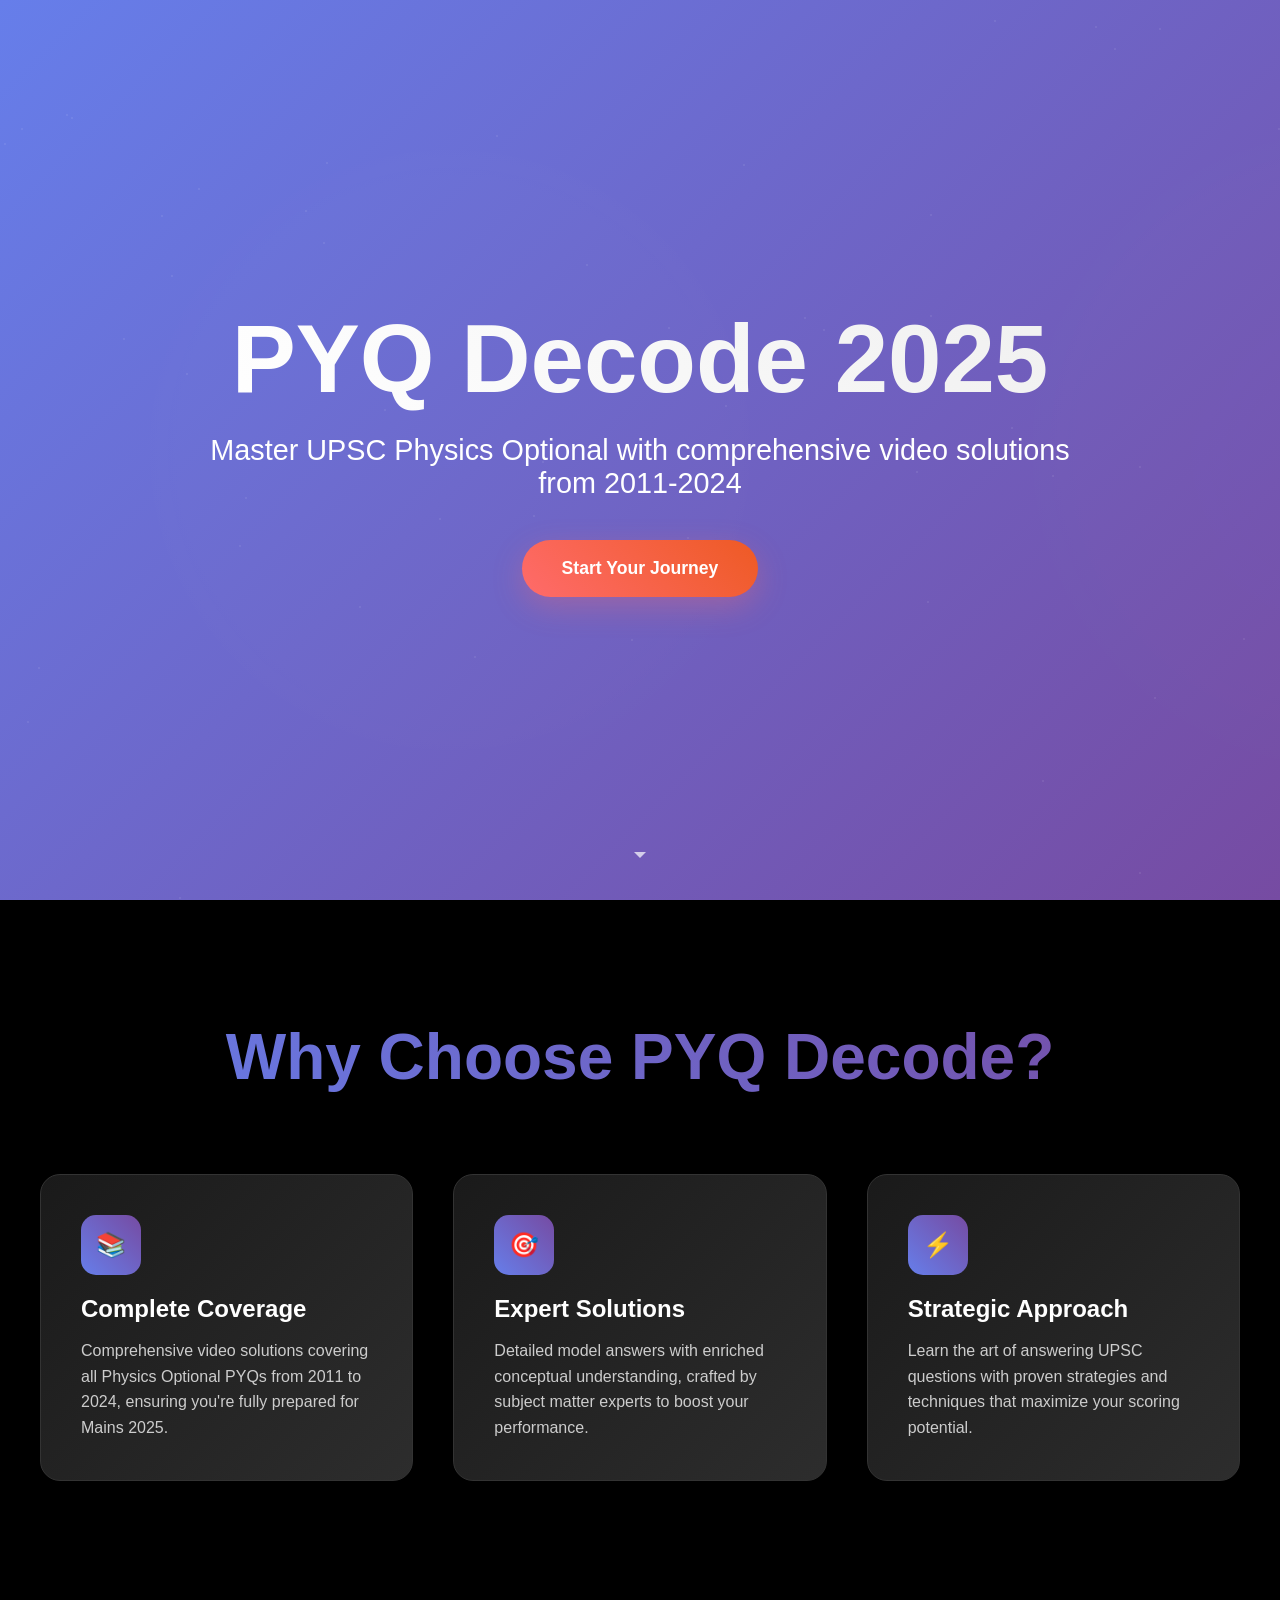
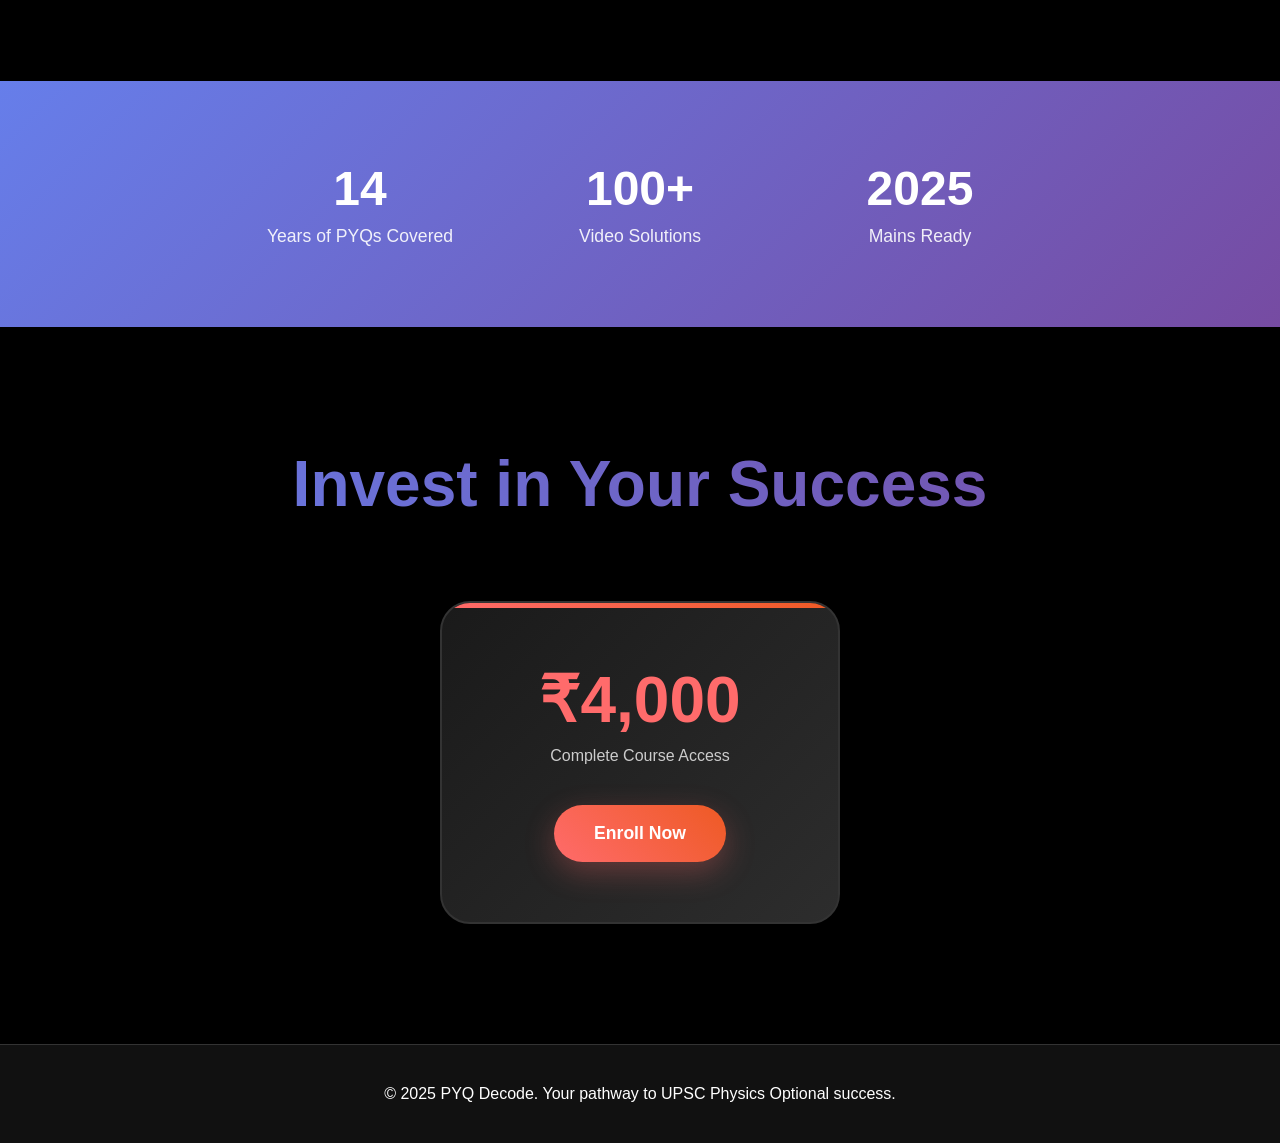
<file: pyq-decode-2025-upsc-physics-optional.html>
<!DOCTYPE html>
<html lang="en">
<head>
    <meta charset="UTF-8">
    <meta name="viewport" content="width=device-width, initial-scale=1.0">
    <title>PYQ Decode 2025 - Master UPSC Physics Optional</title>
    <style>
        * {
            margin: 0;
            padding: 0;
            box-sizing: border-box;
        }

        body {
            font-family: -apple-system, BlinkMacSystemFont, 'Segoe UI', Roboto, sans-serif;
            background: #000;
            color: #fff;
            overflow-x: hidden;
        }

        /* Hero Section */
        .hero {
            height: 100vh;
            display: flex;
            flex-direction: column;
            justify-content: center;
            align-items: center;
            background: linear-gradient(135deg, #667eea 0%, #764ba2 100%);
            position: relative;
            overflow: hidden;
        }

        .hero::before {
            content: '';
            position: absolute;
            top: 0;
            left: 0;
            right: 0;
            bottom: 0;
            background: url('data:image/svg+xml,<svg xmlns="http://www.w3.org/2000/svg" viewBox="0 0 100 100"><defs><radialGradient id="a"><stop offset="0" stop-color="%23fff" stop-opacity=".1"/><stop offset="1" stop-color="%23fff" stop-opacity="0"/></radialGradient></defs><circle cx="50" cy="50" r="50" fill="url(%23a)"/></svg>') repeat;
            opacity: 0.1;
            animation: float 20s ease-in-out infinite;
        }

        @keyframes float {
            0%, 100% { transform: translateY(0px) rotate(0deg); }
            50% { transform: translateY(-20px) rotate(180deg); }
        }

        .hero-content {
            text-align: center;
            z-index: 2;
            max-width: 900px;
            padding: 0 20px;
        }

        .hero h1 {
            font-size: clamp(3rem, 8vw, 6rem);
            font-weight: 700;
            margin-bottom: 20px;
            background: linear-gradient(45deg, #fff, #f0f0f0);
            -webkit-background-clip: text;
            -webkit-text-fill-color: transparent;
            background-clip: text;
            animation: slideInUp 1s ease-out;
        }

        .hero-subtitle {
            font-size: clamp(1.2rem, 3vw, 1.8rem);
            margin-bottom: 40px;
            opacity: 0.9;
            animation: slideInUp 1s ease-out 0.2s both;
        }

        .cta-primary {
            display: inline-block;
            padding: 18px 40px;
            background: linear-gradient(45deg, #ff6b6b, #ee5a24);
            color: white;
            text-decoration: none;
            border-radius: 50px;
            font-weight: 600;
            font-size: 1.1rem;
            transition: all 0.3s ease;
            box-shadow: 0 10px 30px rgba(255, 107, 107, 0.3);
            animation: slideInUp 1s ease-out 0.4s both;
        }

        .cta-primary:hover {
            transform: translateY(-3px);
            box-shadow: 0 15px 40px rgba(255, 107, 107, 0.4);
        }

        .scroll-indicator {
            position: absolute;
            bottom: 30px;
            left: 50%;
            transform: translateX(-50%);
            animation: bounce 2s infinite;
        }

        @keyframes bounce {
            0%, 20%, 50%, 80%, 100% { transform: translateX(-50%) translateY(0); }
            40% { transform: translateX(-50%) translateY(-10px); }
            60% { transform: translateX(-50%) translateY(-5px); }
        }

        @keyframes slideInUp {
            from {
                opacity: 0;
                transform: translateY(50px);
            }
            to {
                opacity: 1;
                transform: translateY(0);
            }
        }

        /* Features Section */
        .features {
            padding: 120px 20px;
            background: #000;
        }

        .container {
            max-width: 1200px;
            margin: 0 auto;
        }

        .section-title {
            font-size: clamp(2.5rem, 5vw, 4rem);
            text-align: center;
            margin-bottom: 80px;
            background: linear-gradient(45deg, #667eea, #764ba2);
            -webkit-background-clip: text;
            -webkit-text-fill-color: transparent;
            background-clip: text;
        }

        .features-grid {
            display: grid;
            grid-template-columns: repeat(auto-fit, minmax(350px, 1fr));
            gap: 40px;
            margin-bottom: 80px;
        }

        .feature-card {
            background: linear-gradient(135deg, #1a1a1a, #2d2d2d);
            padding: 40px;
            border-radius: 20px;
            border: 1px solid #333;
            transition: all 0.3s ease;
            position: relative;
            overflow: hidden;
        }

        .feature-card::before {
            content: '';
            position: absolute;
            top: 0;
            left: 0;
            right: 0;
            height: 3px;
            background: linear-gradient(45deg, #667eea, #764ba2);
            opacity: 0;
            transition: opacity 0.3s ease;
        }

        .feature-card:hover {
            transform: translateY(-10px);
            box-shadow: 0 20px 40px rgba(102, 126, 234, 0.1);
        }

        .feature-card:hover::before {
            opacity: 1;
        }

        .feature-icon {
            width: 60px;
            height: 60px;
            background: linear-gradient(45deg, #667eea, #764ba2);
            border-radius: 15px;
            display: flex;
            align-items: center;
            justify-content: center;
            margin-bottom: 20px;
            font-size: 24px;
        }

        .feature-card h3 {
            font-size: 1.5rem;
            margin-bottom: 15px;
            color: #fff;
        }

        .feature-card p {
            color: #ccc;
            line-height: 1.6;
        }

        /* Stats Section */
        .stats {
            padding: 80px 20px;
            background: linear-gradient(135deg, #667eea, #764ba2);
            text-align: center;
        }

        .stats-grid {
            display: grid;
            grid-template-columns: repeat(auto-fit, minmax(200px, 1fr));
            gap: 40px;
            max-width: 800px;
            margin: 0 auto;
        }

        .stat-item h3 {
            font-size: 3rem;
            font-weight: 700;
            margin-bottom: 10px;
        }

        .stat-item p {
            font-size: 1.1rem;
            opacity: 0.9;
        }

        /* Price Section */
        .pricing {
            padding: 120px 20px;
            background: #000;
            text-align: center;
        }

        .price-card {
            max-width: 400px;
            margin: 0 auto;
            background: linear-gradient(135deg, #1a1a1a, #2d2d2d);
            padding: 60px 40px;
            border-radius: 30px;
            border: 2px solid #333;
            position: relative;
            overflow: hidden;
        }

        .price-card::before {
            content: '';
            position: absolute;
            top: 0;
            left: 0;
            right: 0;
            height: 5px;
            background: linear-gradient(45deg, #ff6b6b, #ee5a24);
        }

        .price {
            font-size: 4rem;
            font-weight: 700;
            color: #ff6b6b;
            margin-bottom: 10px;
        }

        .price-subtitle {
            color: #ccc;
            margin-bottom: 40px;
        }

        /* Footer */
        .footer {
            padding: 40px 20px;
            background: #111;
            text-align: center;
            border-top: 1px solid #333;
        }

        /* Animations */
        .fade-in {
            opacity: 0;
            transform: translateY(30px);
            transition: all 0.6s ease;
        }

        .fade-in.visible {
            opacity: 1;
            transform: translateY(0);
        }

        /* Responsive */
        @media (max-width: 768px) {
            .features-grid {
                grid-template-columns: 1fr;
            }
            
            .hero h1 {
                font-size: 2.5rem;
            }
            
            .price-card {
                margin: 0 20px;
            }
        }
    </style>
</head>
<body>
    <!-- Hero Section -->
    <section class="hero">
        <div class="hero-content">
            <h1>PYQ Decode 2025</h1>
            <p class="hero-subtitle">Master UPSC Physics Optional with comprehensive video solutions from 2011-2024</p>
            <a href="https://bit.ly/decode-pyq-2025" class="cta-primary">Start Your Journey</a>
        </div>
        <div class="scroll-indicator">
            <svg width="24" height="24" fill="white" opacity="0.7">
                <path d="M12 16l-6-6h12l-6 6z"/>
            </svg>
        </div>
    </section>

    <!-- Features Section -->
    <section class="features">
        <div class="container">
            <h2 class="section-title fade-in">Why Choose PYQ Decode?</h2>
            <div class="features-grid">
                <div class="feature-card fade-in">
                    <div class="feature-icon">📚</div>
                    <h3>Complete Coverage</h3>
                    <p>Comprehensive video solutions covering all Physics Optional PYQs from 2011 to 2024, ensuring you're fully prepared for Mains 2025.</p>
                </div>
                <div class="feature-card fade-in">
                    <div class="feature-icon">🎯</div>
                    <h3>Expert Solutions</h3>
                    <p>Detailed model answers with enriched conceptual understanding, crafted by subject matter experts to boost your performance.</p>
                </div>
                <div class="feature-card fade-in">
                    <div class="feature-icon">⚡</div>
                    <h3>Strategic Approach</h3>
                    <p>Learn the art of answering UPSC questions with proven strategies and techniques that maximize your scoring potential.</p>
                </div>
            </div>
        </div>
    </section>

    <!-- Stats Section -->
    <section class="stats">
        <div class="container">
            <div class="stats-grid">
                <div class="stat-item fade-in">
                    <h3>14</h3>
                    <p>Years of PYQs Covered</p>
                </div>
                <div class="stat-item fade-in">
                    <h3>100+</h3>
                    <p>Video Solutions</p>
                </div>
                <div class="stat-item fade-in">
                    <h3>2025</h3>
                    <p>Mains Ready</p>
                </div>
            </div>
        </div>
    </section>

    <!-- Pricing Section -->
    <section class="pricing">
        <div class="container">
            <h2 class="section-title fade-in">Invest in Your Success</h2>
            <div class="price-card fade-in">
                <div class="price">₹4,000</div>
                <p class="price-subtitle">Complete Course Access</p>
                <a href="https://bit.ly/decode-pyq-2025" class="cta-primary">Enroll Now</a>
            </div>
        </div>
    </section>

    <!-- Footer -->
    <footer class="footer">
        <div class="container">
            <p>&copy; 2025 PYQ Decode. Your pathway to UPSC Physics Optional success.</p>
        </div>
    </footer>

    <script>
        // Smooth scroll animation
        function animateOnScroll() {
            const elements = document.querySelectorAll('.fade-in');
            elements.forEach(element => {
                const elementTop = element.getBoundingClientRect().top;
                const elementVisible = 150;
                
                if (elementTop < window.innerHeight - elementVisible) {
                    element.classList.add('visible');
                }
            });
        }

        window.addEventListener('scroll', animateOnScroll);
        animateOnScroll(); // Run on page load

        // Smooth scrolling for anchor links
        document.querySelectorAll('a[href^="#"]').forEach(anchor => {
            anchor.addEventListener('click', function (e) {
                e.preventDefault();
                document.querySelector(this.getAttribute('href')).scrollIntoView({
                    behavior: 'smooth'
                });
            });
        });

        // Add dynamic background particles
        function createParticles() {
            const hero = document.querySelector('.hero');
            for (let i = 0; i < 50; i++) {
                const particle = document.createElement('div');
                particle.style.cssText = `
                    position: absolute;
                    width: 2px;
                    height: 2px;
                    background: rgba(255,255,255,0.1);
                    border-radius: 50%;
                    animation: float ${Math.random() * 10 + 10}s linear infinite;
                    left: ${Math.random() * 100}%;
                    top: ${Math.random() * 100}%;
                    animation-delay: ${Math.random() * 10}s;
                `;
                hero.appendChild(particle);
            }
        }

        createParticles();
    </script>
</body>
</html>
</file>
<file: assets/css/header.css>
/* Header-specific CSS Variables */
.header {
    --header-bg: rgba(255, 255, 255, 0.95);
    --header-border: rgba(0, 0, 0, 0.1);
    --header-text-primary: #2d3748;
    --header-text-secondary: #4a5568;
    --header-accent: #3182ce;
    --header-accent-hover: #2c5282;
    --header-shadow: 0 2px 10px rgba(0, 0, 0, 0.1);
    --header-transition: all 0.3s ease;
}

/* Clean Light Header */
.header {
    position: fixed;
    top: 0;
    left: 0;
    right: 0;
    z-index: 1000;
    background: var(--header-bg);
    border-bottom: 1px solid var(--header-border);
    backdrop-filter: blur(10px);
    -webkit-backdrop-filter: blur(10px);
    box-shadow: var(--header-shadow);
    transition: var(--header-transition);
}

.header .nav-container {
    max-width: 1200px;
    margin: 0 auto;
    padding: 0 2rem;
    display: flex;
    align-items: center;
    justify-content: space-between;
    height: 70px;
}

/* Logo Styling */
.header .logo {
    display: flex;
    align-items: center;
    gap: 0.75rem;
    text-decoration: none;
    color: var(--header-text-primary);
    font-weight: 700;
    font-size: 1.4rem;
    transition: var(--header-transition);
}

.header .logo:hover {
    color: var(--header-accent);
}

.header .logo-icon {
    width: 40px;
    height: 40px;
    background: linear-gradient(135deg, var(--header-accent), var(--header-accent-hover));
    border-radius: 10px;
    display: flex;
    align-items: center;
    justify-content: center;
    font-size: 1.2rem;
    color: white;
    transition: var(--header-transition);
}

.header .logo:hover .logo-icon {
    transform: scale(1.05);
    box-shadow: 0 4px 15px rgba(49, 130, 206, 0.3);
}

.header .logo-text {
    display: flex;
    flex-direction: column;
    line-height: 1.2;
}

.header .logo-main {
    font-size: 1.4rem;
    font-weight: 700;
    color: var(--header-text-primary);
}

.header .logo-sub {
    font-size: 0.7rem;
    font-weight: 500;
    color: var(--header-text-secondary);
    text-transform: uppercase;
    letter-spacing: 0.05em;
}

/* Header Navigation */
.header .nav-menu {
    display: flex;
    align-items: center;
    gap: 0.5rem;
    list-style: none;
    margin: 0;
    padding: 0;
}

.header .nav-item {
    position: relative;
}

.header .nav-link {
    display: flex;
    align-items: center;
    gap: 0.5rem;
    padding: 0.6rem 1.2rem;
    color: var(--header-text-primary);
    text-decoration: none;
    font-weight: 500;
    font-size: 0.9rem;
    border-radius: 8px;
    transition: var(--header-transition);
    position: relative;
    background: transparent;
    border: 1px solid transparent;
}

.header .nav-link:hover {
    color: var(--header-accent);
    background: rgba(49, 130, 206, 0.08);
    border-color: rgba(49, 130, 206, 0.2);
    transform: translateY(-1px);
}

.header .nav-icon {
    font-size: 1rem;
}

/* Header Home button special styling */
.header .nav-link.home-btn {
    background: var(--header-accent);
    color: white;
    font-weight: 600;
    border: 1px solid var(--header-accent);
}

.header .nav-link.home-btn:hover {
    background: var(--header-accent-hover);
    border-color: var(--header-accent-hover);
    color: white;
    transform: translateY(-1px);
    box-shadow: 0 4px 12px rgba(49, 130, 206, 0.3);
}

/* Header Mobile Menu Toggle */
.header .mobile-toggle {
    display: none;
    flex-direction: column;
    gap: 4px;
    background: none;
    border: none;
    cursor: pointer;
    padding: 0.5rem;
    border-radius: 6px;
    transition: var(--header-transition);
}

.header .mobile-toggle:hover {
    background: rgba(0, 0, 0, 0.05);
}

.header .toggle-line {
    width: 24px;
    height: 2px;
    background: var(--header-text-primary);
    border-radius: 2px;
    transition: var(--header-transition);
}

.header .mobile-toggle.active .toggle-line:nth-child(1) {
    transform: rotate(45deg) translate(5px, 5px);
}

.header .mobile-toggle.active .toggle-line:nth-child(2) {
    opacity: 0;
}

.header .mobile-toggle.active .toggle-line:nth-child(3) {
    transform: rotate(-45deg) translate(7px, -6px);
}

/* Header Mobile Responsive */
@media (max-width: 768px) {
    .header .nav-container {
        padding: 0 1rem;
        height: 60px;
    }

    .header .logo-text {
        display: none;
    }

    .header .logo-icon {
        width: 35px;
        height: 35px;
        font-size: 1rem;
    }

    .header .logo-main {
        font-size: 1.2rem;
    }

    .header .mobile-toggle {
        display: flex;
    }

    .header .nav-menu {
        position: absolute;
        top: 100%;
        left: 0;
        right: 0;
        background: var(--header-bg);
        border-top: 1px solid var(--header-border);
        border-bottom: 1px solid var(--header-border);
        flex-direction: column;
        gap: 0;
        padding: 1rem;
        transform: translateY(-100%);
        opacity: 0;
        visibility: hidden;
        transition: var(--header-transition);
        box-shadow: 0 4px 10px rgba(0, 0, 0, 0.1);
    }

    .header .nav-menu.active {
        transform: translateY(0);
        opacity: 1;
        visibility: visible;
    }

    .header .nav-link {
        width: 100%;
        justify-content: center;
        padding: 0.8rem 1rem;
        margin-bottom: 0.5rem;
        border-radius: 8px;
        color: var(--header-text-primary);
    }

    .header .nav-link:last-child {
        margin-bottom: 0;
    }

    .header .nav-link:hover {
        background: rgba(49, 130, 206, 0.1);
        transform: none;
    }

    .header .nav-link.home-btn:hover {
        background: var(--header-accent-hover);
        color: white;
        transform: none;
    }
}

/* Add this to prevent content from being hidden behind fixed header */
body {
    padding-top: 70px; /* Same as header height */
}

/* On mobile */
@media (max-width: 768px) {
    body {
        padding-top: 60px; /* Same as mobile header height */
    }
}
</file>
<file: mechanics/header.css>
/* Header-specific CSS Variables */
.header {
    --header-bg: rgba(255, 255, 255, 0.95);
    --header-border: rgba(0, 0, 0, 0.1);
    --header-text-primary: #2d3748;
    --header-text-secondary: #4a5568;
    --header-accent: #3182ce;
    --header-accent-hover: #2c5282;
    --header-shadow: 0 2px 10px rgba(0, 0, 0, 0.1);
    --header-transition: all 0.3s ease;
}

/* Clean Light Header */
.header {
    position: fixed;
    top: 0;
    left: 0;
    right: 0;
    z-index: 1000;
    background: var(--header-bg);
    border-bottom: 1px solid var(--header-border);
    backdrop-filter: blur(10px);
    -webkit-backdrop-filter: blur(10px);
    box-shadow: var(--header-shadow);
    transition: var(--header-transition);
}

.header .nav-container {
    max-width: 1200px;
    margin: 0 auto;
    padding: 0 2rem;
    display: flex;
    align-items: center;
    justify-content: space-between;
    height: 70px;
}

/* Logo Styling */
.header .logo {
    display: flex;
    align-items: center;
    gap: 0.75rem;
    text-decoration: none;
    color: var(--header-text-primary);
    font-weight: 700;
    font-size: 1.4rem;
    transition: var(--header-transition);
}

.header .logo:hover {
    color: var(--header-accent);
}

.header .logo-icon {
    width: 40px;
    height: 40px;
    background: linear-gradient(135deg, var(--header-accent), var(--header-accent-hover));
    border-radius: 10px;
    display: flex;
    align-items: center;
    justify-content: center;
    font-size: 1.2rem;
    color: white;
    transition: var(--header-transition);
}

.header .logo:hover .logo-icon {
    transform: scale(1.05);
    box-shadow: 0 4px 15px rgba(49, 130, 206, 0.3);
}

.header .logo-text {
    display: flex;
    flex-direction: column;
    line-height: 1.2;
}

.header .logo-main {
    font-size: 1.4rem;
    font-weight: 700;
    color: var(--header-text-primary);
}

.header .logo-sub {
    font-size: 0.7rem;
    font-weight: 500;
    color: var(--header-text-secondary);
    text-transform: uppercase;
    letter-spacing: 0.05em;
}

/* Header Navigation */
.header .nav-menu {
    display: flex;
    align-items: center;
    gap: 0.5rem;
    list-style: none;
    margin: 0;
    padding: 0;
}

.header .nav-item {
    position: relative;
}

.header .nav-link {
    display: flex;
    align-items: center;
    gap: 0.5rem;
    padding: 0.6rem 1.2rem;
    color: var(--header-text-primary);
    text-decoration: none;
    font-weight: 500;
    font-size: 0.9rem;
    border-radius: 8px;
    transition: var(--header-transition);
    position: relative;
    background: transparent;
    border: 1px solid transparent;
}

.header .nav-link:hover {
    color: var(--header-accent);
    background: rgba(49, 130, 206, 0.08);
    border-color: rgba(49, 130, 206, 0.2);
    transform: translateY(-1px);
}

.header .nav-icon {
    font-size: 1rem;
}

/* Header Home button special styling */
.header .nav-link.home-btn {
    background: var(--header-accent);
    color: white;
    font-weight: 600;
    border: 1px solid var(--header-accent);
}

.header .nav-link.home-btn:hover {
    background: var(--header-accent-hover);
    border-color: var(--header-accent-hover);
    color: white;
    transform: translateY(-1px);
    box-shadow: 0 4px 12px rgba(49, 130, 206, 0.3);
}

/* Header Mobile Menu Toggle */
.header .mobile-toggle {
    display: none;
    flex-direction: column;
    gap: 4px;
    background: none;
    border: none;
    cursor: pointer;
    padding: 0.5rem;
    border-radius: 6px;
    transition: var(--header-transition);
}

.header .mobile-toggle:hover {
    background: rgba(0, 0, 0, 0.05);
}

.header .toggle-line {
    width: 24px;
    height: 2px;
    background: var(--header-text-primary);
    border-radius: 2px;
    transition: var(--header-transition);
}

.header .mobile-toggle.active .toggle-line:nth-child(1) {
    transform: rotate(45deg) translate(5px, 5px);
}

.header .mobile-toggle.active .toggle-line:nth-child(2) {
    opacity: 0;
}

.header .mobile-toggle.active .toggle-line:nth-child(3) {
    transform: rotate(-45deg) translate(7px, -6px);
}

/* Header Mobile Responsive */
@media (max-width: 768px) {
    .header .nav-container {
        padding: 0 1rem;
        height: 60px;
    }

    .header .logo-text {
        display: none;
    }

    .header .logo-icon {
        width: 35px;
        height: 35px;
        font-size: 1rem;
    }

    .header .logo-main {
        font-size: 1.2rem;
    }

    .header .mobile-toggle {
        display: flex;
    }

    .header .nav-menu {
        position: absolute;
        top: 100%;
        left: 0;
        right: 0;
        background: var(--header-bg);
        border-top: 1px solid var(--header-border);
        border-bottom: 1px solid var(--header-border);
        flex-direction: column;
        gap: 0;
        padding: 1rem;
        transform: translateY(-100%);
        opacity: 0;
        visibility: hidden;
        transition: var(--header-transition);
        box-shadow: 0 4px 10px rgba(0, 0, 0, 0.1);
    }

    .header .nav-menu.active {
        transform: translateY(0);
        opacity: 1;
        visibility: visible;
    }

    .header .nav-link {
        width: 100%;
        justify-content: center;
        padding: 0.8rem 1rem;
        margin-bottom: 0.5rem;
        border-radius: 8px;
        color: var(--header-text-primary);
    }

    .header .nav-link:last-child {
        margin-bottom: 0;
    }

    .header .nav-link:hover {
        background: rgba(49, 130, 206, 0.1);
        transform: none;
    }

    .header .nav-link.home-btn:hover {
        background: var(--header-accent-hover);
        color: white;
        transform: none;
    }
}

/* Add this to prevent content from being hidden behind fixed header */
body {
    padding-top: 70px; /* Same as header height */
}

/* On mobile */
@media (max-width: 768px) {
    body {
        padding-top: 60px; /* Same as mobile header height */
    }
}
</file>
<file: quantum-mechanics/header.css>
/* Header-specific CSS Variables */
.header {
    --header-bg: rgba(255, 255, 255, 0.95);
    --header-border: rgba(0, 0, 0, 0.1);
    --header-text-primary: #2d3748;
    --header-text-secondary: #4a5568;
    --header-accent: #3182ce;
    --header-accent-hover: #2c5282;
    --header-shadow: 0 2px 10px rgba(0, 0, 0, 0.1);
    --header-transition: all 0.3s ease;
}

/* Clean Light Header */
.header {
    position: fixed;
    top: 0;
    left: 0;
    right: 0;
    z-index: 1000;
    background: var(--header-bg);
    border-bottom: 1px solid var(--header-border);
    backdrop-filter: blur(10px);
    -webkit-backdrop-filter: blur(10px);
    box-shadow: var(--header-shadow);
    transition: var(--header-transition);
}

.header .nav-container {
    max-width: 1200px;
    margin: 0 auto;
    padding: 0 2rem;
    display: flex;
    align-items: center;
    justify-content: space-between;
    height: 70px;
}

/* Logo Styling */
.header .logo {
    display: flex;
    align-items: center;
    gap: 0.75rem;
    text-decoration: none;
    color: var(--header-text-primary);
    font-weight: 700;
    font-size: 1.4rem;
    transition: var(--header-transition);
}

.header .logo:hover {
    color: var(--header-accent);
}

.header .logo-icon {
    width: 40px;
    height: 40px;
    background: linear-gradient(135deg, var(--header-accent), var(--header-accent-hover));
    border-radius: 10px;
    display: flex;
    align-items: center;
    justify-content: center;
    font-size: 1.2rem;
    color: white;
    transition: var(--header-transition);
}

.header .logo:hover .logo-icon {
    transform: scale(1.05);
    box-shadow: 0 4px 15px rgba(49, 130, 206, 0.3);
}

.header .logo-text {
    display: flex;
    flex-direction: column;
    line-height: 1.2;
}

.header .logo-main {
    font-size: 1.4rem;
    font-weight: 700;
    color: var(--header-text-primary);
}

.header .logo-sub {
    font-size: 0.7rem;
    font-weight: 500;
    color: var(--header-text-secondary);
    text-transform: uppercase;
    letter-spacing: 0.05em;
}

/* Header Navigation */
.header .nav-menu {
    display: flex;
    align-items: center;
    gap: 0.5rem;
    list-style: none;
    margin: 0;
    padding: 0;
}

.header .nav-item {
    position: relative;
}

.header .nav-link {
    display: flex;
    align-items: center;
    gap: 0.5rem;
    padding: 0.6rem 1.2rem;
    color: var(--header-text-primary);
    text-decoration: none;
    font-weight: 500;
    font-size: 0.9rem;
    border-radius: 8px;
    transition: var(--header-transition);
    position: relative;
    background: transparent;
    border: 1px solid transparent;
}

.header .nav-link:hover {
    color: var(--header-accent);
    background: rgba(49, 130, 206, 0.08);
    border-color: rgba(49, 130, 206, 0.2);
    transform: translateY(-1px);
}

.header .nav-icon {
    font-size: 1rem;
}

/* Header Home button special styling */
.header .nav-link.home-btn {
    background: var(--header-accent);
    color: white;
    font-weight: 600;
    border: 1px solid var(--header-accent);
}

.header .nav-link.home-btn:hover {
    background: var(--header-accent-hover);
    border-color: var(--header-accent-hover);
    color: white;
    transform: translateY(-1px);
    box-shadow: 0 4px 12px rgba(49, 130, 206, 0.3);
}

/* Header Mobile Menu Toggle */
.header .mobile-toggle {
    display: none;
    flex-direction: column;
    gap: 4px;
    background: none;
    border: none;
    cursor: pointer;
    padding: 0.5rem;
    border-radius: 6px;
    transition: var(--header-transition);
}

.header .mobile-toggle:hover {
    background: rgba(0, 0, 0, 0.05);
}

.header .toggle-line {
    width: 24px;
    height: 2px;
    background: var(--header-text-primary);
    border-radius: 2px;
    transition: var(--header-transition);
}

.header .mobile-toggle.active .toggle-line:nth-child(1) {
    transform: rotate(45deg) translate(5px, 5px);
}

.header .mobile-toggle.active .toggle-line:nth-child(2) {
    opacity: 0;
}

.header .mobile-toggle.active .toggle-line:nth-child(3) {
    transform: rotate(-45deg) translate(7px, -6px);
}

/* Header Mobile Responsive */
@media (max-width: 768px) {
    .header .nav-container {
        padding: 0 1rem;
        height: 60px;
    }

    .header .logo-text {
        display: none;
    }

    .header .logo-icon {
        width: 35px;
        height: 35px;
        font-size: 1rem;
    }

    .header .logo-main {
        font-size: 1.2rem;
    }

    .header .mobile-toggle {
        display: flex;
    }

    .header .nav-menu {
        position: absolute;
        top: 100%;
        left: 0;
        right: 0;
        background: var(--header-bg);
        border-top: 1px solid var(--header-border);
        border-bottom: 1px solid var(--header-border);
        flex-direction: column;
        gap: 0;
        padding: 1rem;
        transform: translateY(-100%);
        opacity: 0;
        visibility: hidden;
        transition: var(--header-transition);
        box-shadow: 0 4px 10px rgba(0, 0, 0, 0.1);
    }

    .header .nav-menu.active {
        transform: translateY(0);
        opacity: 1;
        visibility: visible;
    }

    .header .nav-link {
        width: 100%;
        justify-content: center;
        padding: 0.8rem 1rem;
        margin-bottom: 0.5rem;
        border-radius: 8px;
        color: var(--header-text-primary);
    }

    .header .nav-link:last-child {
        margin-bottom: 0;
    }

    .header .nav-link:hover {
        background: rgba(49, 130, 206, 0.1);
        transform: none;
    }

    .header .nav-link.home-btn:hover {
        background: var(--header-accent-hover);
        color: white;
        transform: none;
    }
}

/* Add this to prevent content from being hidden behind fixed header */
body {
    padding-top: 70px; /* Same as header height */
}

/* On mobile */
@media (max-width: 768px) {
    body {
        padding-top: 60px; /* Same as mobile header height */
    }
}
</file>
